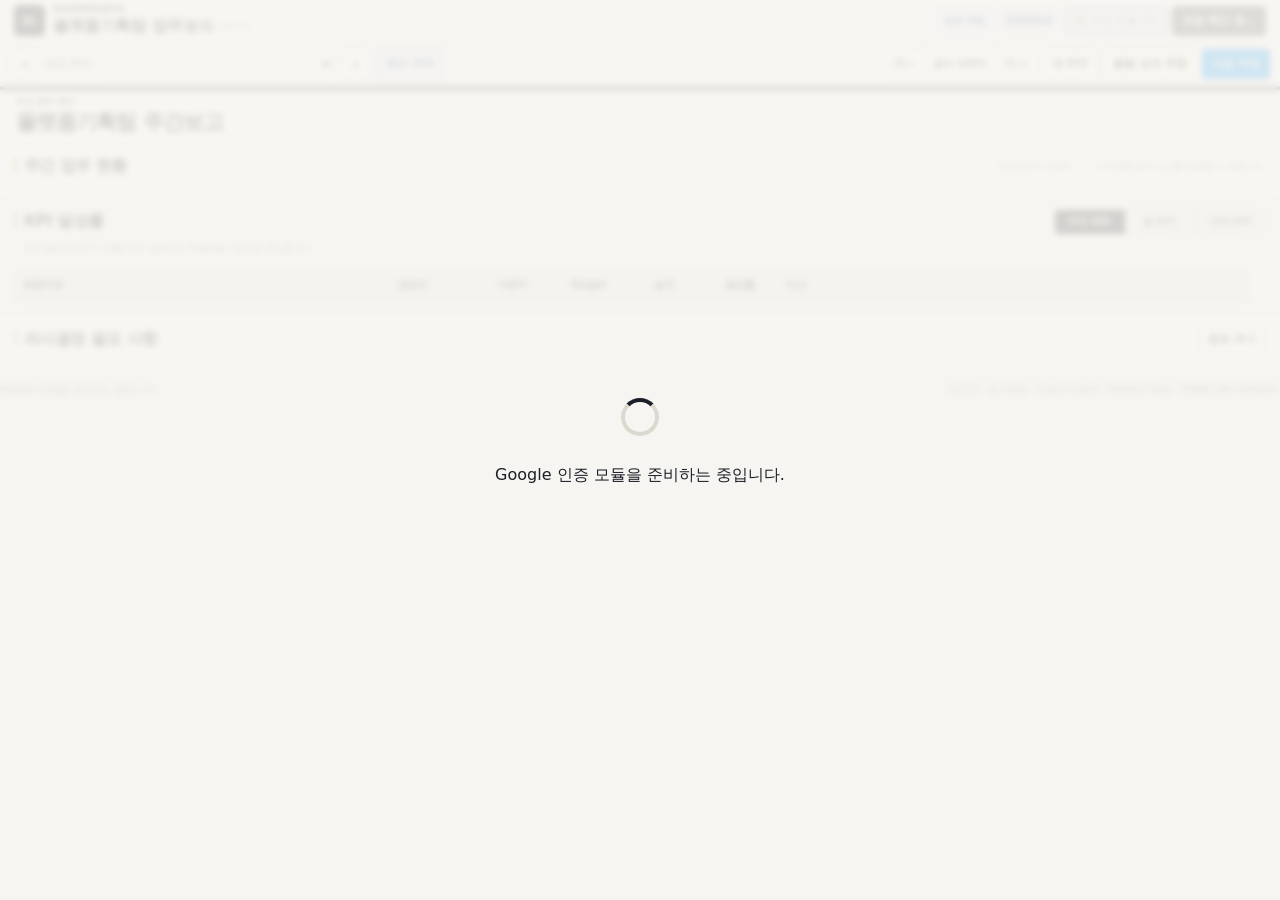
<file: index.html>
<!doctype html>
<html lang="ko">
<head>
  <meta charset="utf-8" />
  <meta name="viewport" content="width=device-width, initial-scale=1" />
  <meta name="color-scheme" content="light" />
  <title>파메어스 플랫폼기획팀 주간보고</title>
  <link rel="stylesheet" href="styles.css?v=1.5.2" />
  <script src="https://accounts.google.com/gsi/client" async defer></script>
  <script src="config.js?v=1.4.2"></script>
  <script src="seed-data.js?v=1.4.2"></script>
</head>
<body>
  <div id="app" class="app-shell">
    <header class="app-header no-print">
      <div class="brand-block">
        <span class="brand-mark">PE</span>
        <div>
          <p class="eyebrow">PHARMEARTH</p>
          <h1>플랫폼기획팀 업무보드 <small>v1.5.2</small></h1>
        </div>
      </div>
      <div class="header-actions">
        <span id="activeUsersBadge" class="status-badge collaboration-badge" title="현재 접속자">접속 0명</span>
        <span id="modeBadge" class="status-badge">확인 중</span>
        <label class="remember-login-control" title="유효기간이 남은 Google 액세스 토큰을 현재 브라우저 탭 세션에만 보관하고, 만료 시 자동 삭제합니다.">
          <input id="rememberLoginCheckbox" type="checkbox" />
          <span>세션 연결 유지</span>
        </label>
        <button id="connectButton" class="button primary" type="button">Google 연결</button>
      </div>
    </header>

    <section class="toolbar no-print" aria-label="주간보고 도구">
      <div class="toolbar-group week-navigation">
        <button id="prevWeekButton" class="icon-button" type="button" aria-label="이전 주">‹</button>
        <label class="week-select-wrap">
          <span>보고 주차</span>
          <select id="weekSelect"></select>
        </label>
        <button id="nextWeekButton" class="icon-button" type="button" aria-label="다음 주">›</button>
        <button id="reloadButton" class="button recent-week-button" type="button" title="Google Sheets 최신 데이터를 불러온 뒤 가장 최근 주차로 이동합니다.">최근 주차</button>
      </div>
      <div class="toolbar-group toolbar-actions">
        <div class="zoom-control" role="group" aria-label="글자 크기 조절">
          <button id="zoomOutButton" class="zoom-button" type="button" aria-label="글자 작게">가−</button>
          <button id="zoomResetButton" class="zoom-value" type="button" title="기본 글자 크기로 초기화"><span id="zoomValue">글자 100%</span></button>
          <button id="zoomInButton" class="zoom-button" type="button" aria-label="글자 크게">가＋</button>
        </div>
        <button id="newWeekButton" class="button" type="button">새 주차</button>
        <button id="monthlyExportButton" class="button" type="button">월별 성과 취합</button>
        <button id="saveButton" class="button success" type="button">지금 저장</button>
      </div>
    </section>

    <main id="report" class="report-paper">
      <section class="report-hero">
        <div>
          <p class="hero-label">주간 업무 정리</p>
          <h2 id="reportTitle">플랫폼기획팀 주간보고</h2>
          <p id="reportMeta" class="report-meta"></p>
        </div>
      </section>

      <section id="workSection" class="report-section work-section">
        <div class="section-heading">
          <div>
            <span class="section-kicker">업무 현황</span>
            <h3>주간 업무 현황</h3>
          </div>
          <p class="section-note no-print">프로젝트와 작업의 ⋮⋮ 아이콘을 끌어 순서를 변경할 수 있습니다.</p>
        </div>
        <div id="ownerSections" class="owner-stack"></div>
      </section>

      <section id="kpiSection" class="report-section kpi-section">
        <div class="section-heading kpi-heading">
          <div>
            <span class="section-kicker">정량지표</span>
            <h3>KPI 달성률</h3>
          </div>
          <div class="segmented-control no-print" role="tablist" aria-label="KPI 집계 범위">
            <button class="segment active" data-kpi-scope="week" type="button">주차 KPI</button>
            <button class="segment" data-kpi-scope="month" type="button">월 KPI</button>
            <button class="segment" data-kpi-scope="all" type="button">전체 KPI</button>
          </div>
        </div>
        <div class="kpi-scope-row">
          <strong id="kpiScopeLabel"></strong>
          <span>주차·월간·연간(1~12월) 모두 정량지표 Target을 기준으로 계산합니다.</span>
        </div>
        <div id="kpiSummaryCards" class="kpi-summary-cards"></div>
        <div class="kpi-table-wrap">
          <table class="data-table kpi-table">
            <thead>
              <tr>
                <th>정량지표</th>
                <th>담당자</th>
                <th>가중치</th>
                <th>Target</th>
                <th>실적</th>
                <th>달성률</th>
                <th>비고</th>
              </tr>
            </thead>
            <tbody id="kpiTableBody"></tbody>
          </table>
        </div>
      </section>

      <section class="report-section decision-section">
        <div class="section-heading">
          <div>
            <span class="section-kicker">의사결정</span>
            <h3>의사결정 필요 사항</h3>
          </div>
          <button id="addDecisionButton" class="button small no-print" type="button">항목 추가</button>
        </div>
        <div class="decision-list" id="decisionList"></div>
      </section>
    </main>

    <footer class="app-footer no-print">
      <span id="connectionStatus">준비됨</span>
      <span>v1.5.2 · 동시편집 · Input Guard · Verified Save · PAMECON Shimeji+</span>
    </footer>
  </div>

  <div id="toastContainer" class="toast-container" aria-live="polite"></div>
  <div id="loadingOverlay" class="loading-overlay hidden" aria-hidden="true">
    <div class="spinner"></div>
    <p id="loadingText">처리 중입니다.</p>
  </div>

  <dialog id="projectDialog" class="modal">
    <form id="projectForm" method="dialog">
      <div class="modal-header">
        <div><span class="section-kicker">프로젝트</span><h3>프로젝트 추가</h3></div>
        <button class="icon-close" type="button" data-close-dialog="projectDialog" aria-label="닫기">×</button>
      </div>
      <div class="form-grid">
        <label><span>담당자</span><input id="projectOwner" readonly /></label>
        <label><span>프로젝트명</span><input id="projectName" required /></label>
      </div>
      <div class="modal-actions">
        <button class="button" type="button" data-close-dialog="projectDialog">취소</button>
        <button class="button primary" type="submit">추가</button>
      </div>
    </form>
  </dialog>

  <dialog id="taskDialog" class="modal">
    <form id="taskForm" method="dialog">
      <div class="modal-header">
        <div><span class="section-kicker">작업</span><h3 id="taskDialogTitle">작업 추가</h3></div>
        <button class="icon-close" value="cancel" aria-label="닫기">×</button>
      </div>
      <input id="taskId" type="hidden" />
      <div class="form-grid">
        <label><span>담당자</span><input id="taskOwner" readonly /></label>
        <label><span>프로젝트</span><input id="taskProject" readonly /></label>
        <label><span>구분</span><select id="taskPeriod"><option>금주</option><option>차주</option></select></label>
        <label><span>완료/예정일</span><input id="taskDueDate" type="text" maxlength="14" placeholder="00/00(월)" /></label>
        <label class="span-2"><span>작업명</span><input id="taskTitle" placeholder="작업명" /></label>
        <label class="span-2"><span>상세</span><textarea id="taskDetails" rows="5"></textarea></label>
        <label><span>KPI 반영 항목</span><select id="taskKpiSelect"><option value="">반영 안 함</option></select></label>
        <label><span>KPI 실적 수량</span><input id="taskKpiQty" type="number" step="1" value="0" /></label>
      </div>
      <div class="modal-actions">
        <button class="button danger-text hidden" id="deleteTaskButton" type="button">삭제</button>
        <span class="modal-spacer"></span>
        <button class="button" type="button" data-close-dialog="taskDialog">취소</button>
        <button class="button primary" type="submit">저장</button>
      </div>
    </form>
  </dialog>

  <dialog id="decisionDialog" class="modal">
    <form id="decisionForm" method="dialog">
      <div class="modal-header">
        <div><span class="section-kicker">의사결정</span><h3>의사결정 항목</h3></div>
        <button class="icon-close" value="cancel" aria-label="닫기">×</button>
      </div>
      <input id="decisionId" type="hidden" />
      <div class="form-grid">
        <label class="span-2"><span>항목</span><input id="decisionItem" required /></label>
        <label class="span-2"><span>주요내용</span><textarea id="decisionSummary" rows="6"></textarea></label>
        <label class="span-2"><span>의사결정 사항</span><textarea id="decisionRequired" rows="4"></textarea></label>
        <label class="span-2"><span>비고</span><input id="decisionNote" /></label>
      </div>
      <div class="modal-actions">
        <button class="button danger-text hidden" id="deleteDecisionButton" type="button">삭제</button>
        <span class="modal-spacer"></span>
        <button class="button" type="button" data-close-dialog="decisionDialog">취소</button>
        <button class="button primary" type="submit">저장</button>
      </div>
    </form>
  </dialog>

  <dialog id="weekDialog" class="modal">
    <form id="weekForm">
      <div class="modal-header">
        <div><span class="section-kicker">주차</span><h3>새 주차 생성</h3></div>
        <button class="icon-close" type="button" data-close-dialog="weekDialog" aria-label="닫기">×</button>
      </div>
      <div class="form-grid">
        <label><span>시작일</span><input id="weekStartDate" required type="date" /></label>
        <label><span>종료일</span><input id="weekEndDate" required type="date" /></label>
        <label class="checkbox-label"><input id="weekCarryOver" type="checkbox" checked /><span>선택 주차의 차주 업무를 새 주차 금주 업무로 이월</span></label>
      </div>
      <div class="modal-actions">
        <button class="button" type="button" data-close-dialog="weekDialog">취소</button>
        <button class="button primary" type="submit">생성</button>
      </div>
    </form>
  </dialog>


  <dialog id="monthlyExportDialog" class="modal monthly-export-modal">
    <form id="monthlyExportForm" method="dialog">
      <div class="modal-header">
        <div><span class="section-kicker">성과 취합</span><h3>월별 성과 엑셀 출력</h3></div>
        <button class="icon-close" type="button" data-close-dialog="monthlyExportDialog" aria-label="닫기">×</button>
      </div>
      <div class="form-grid monthly-export-grid">
        <label><span>담당자</span><select id="monthlyExportOwner"></select></label>
        <label><span>연도</span><select id="monthlyExportYear"></select></label>
        <label><span>월</span><select id="monthlyExportMonth"></select></label>
        <div class="monthly-export-summary span-2">
          <strong id="monthlyExportCount">0건</strong>
          <span>주차 종료일이 선택 월에 포함되는 주차의 <b>금주 작업</b>만 취합합니다.</span>
        </div>
      </div>
      <div class="modal-actions">
        <button class="button" type="button" data-close-dialog="monthlyExportDialog">취소</button>
        <button class="button primary" type="submit">엑셀 다운로드</button>
      </div>
    </form>
  </dialog>

  <script src="https://cdn.sheetjs.com/xlsx-0.20.3/package/dist/xlsx.full.min.js"></script>
  <script src="xlsx-export.js?v=1.4.2"></script>
  <script src="app.js?v=1.5.2"></script>
</body>
</html>
</file>
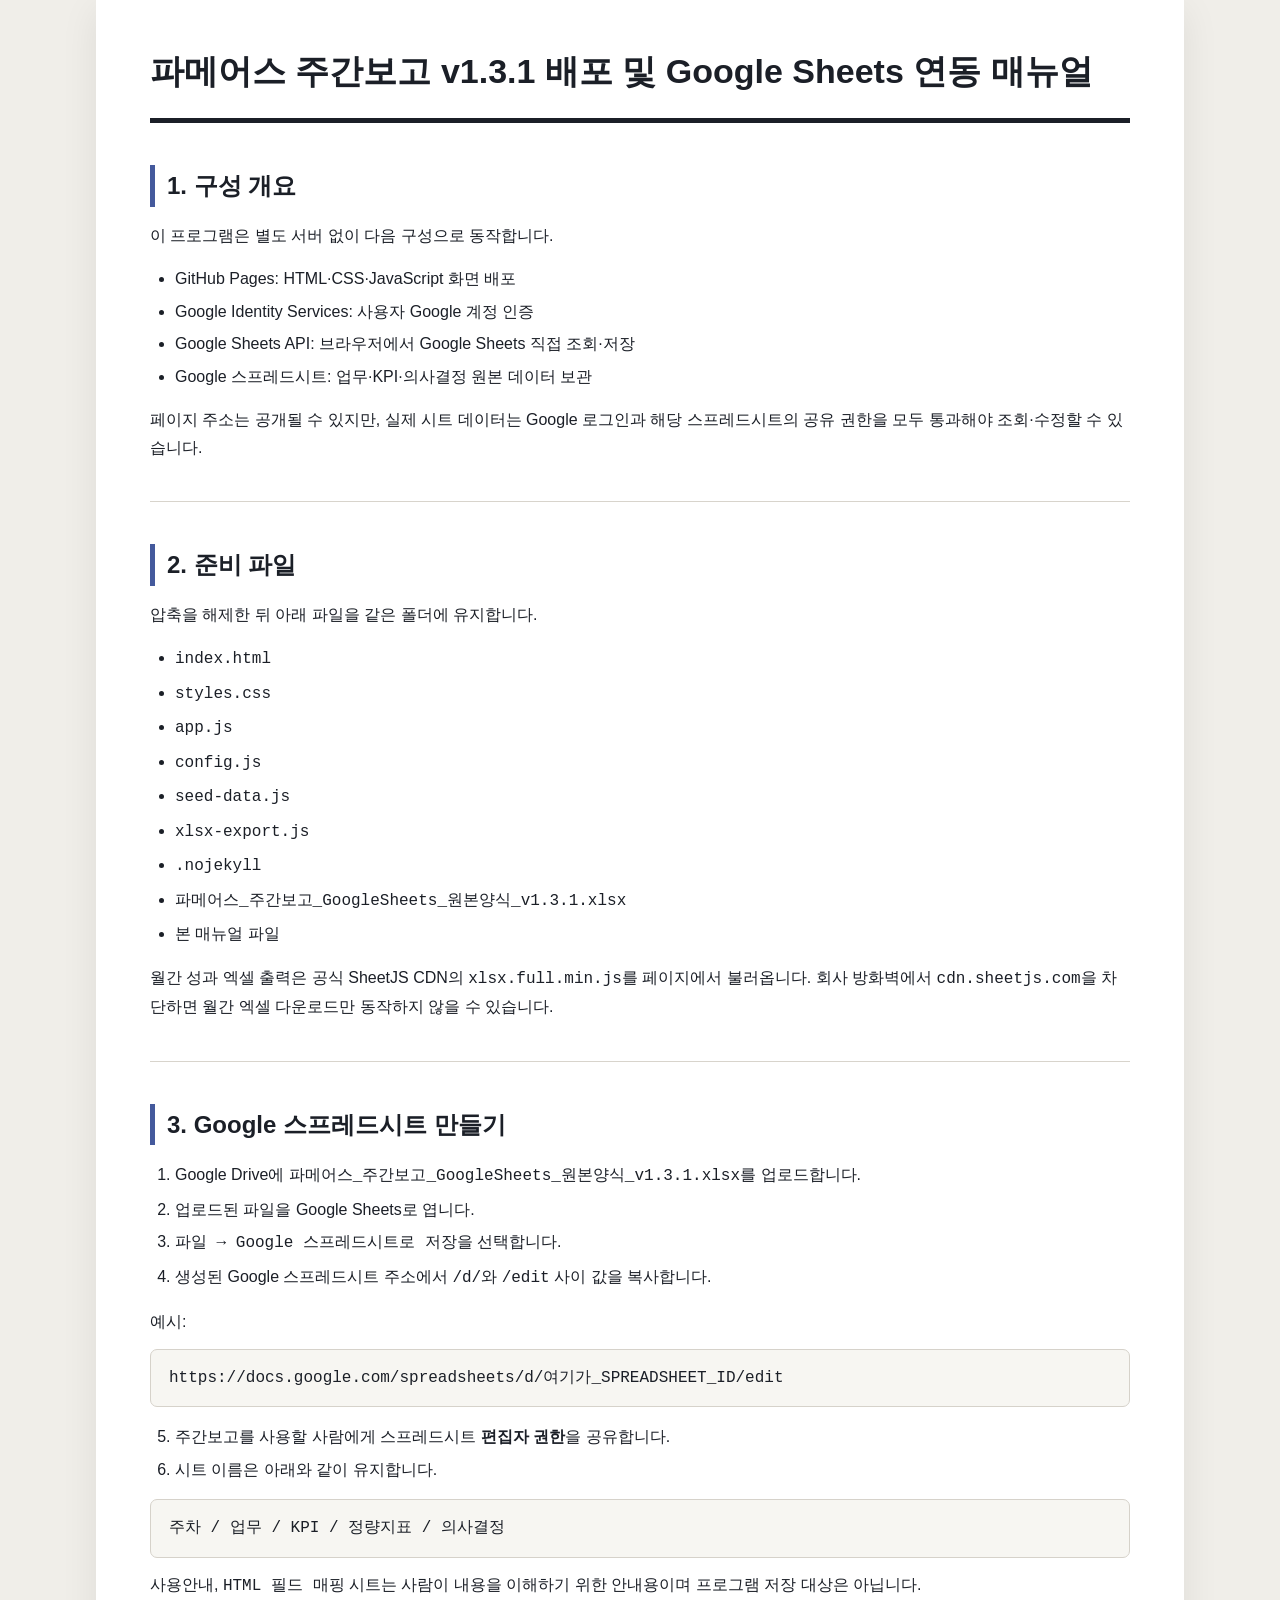
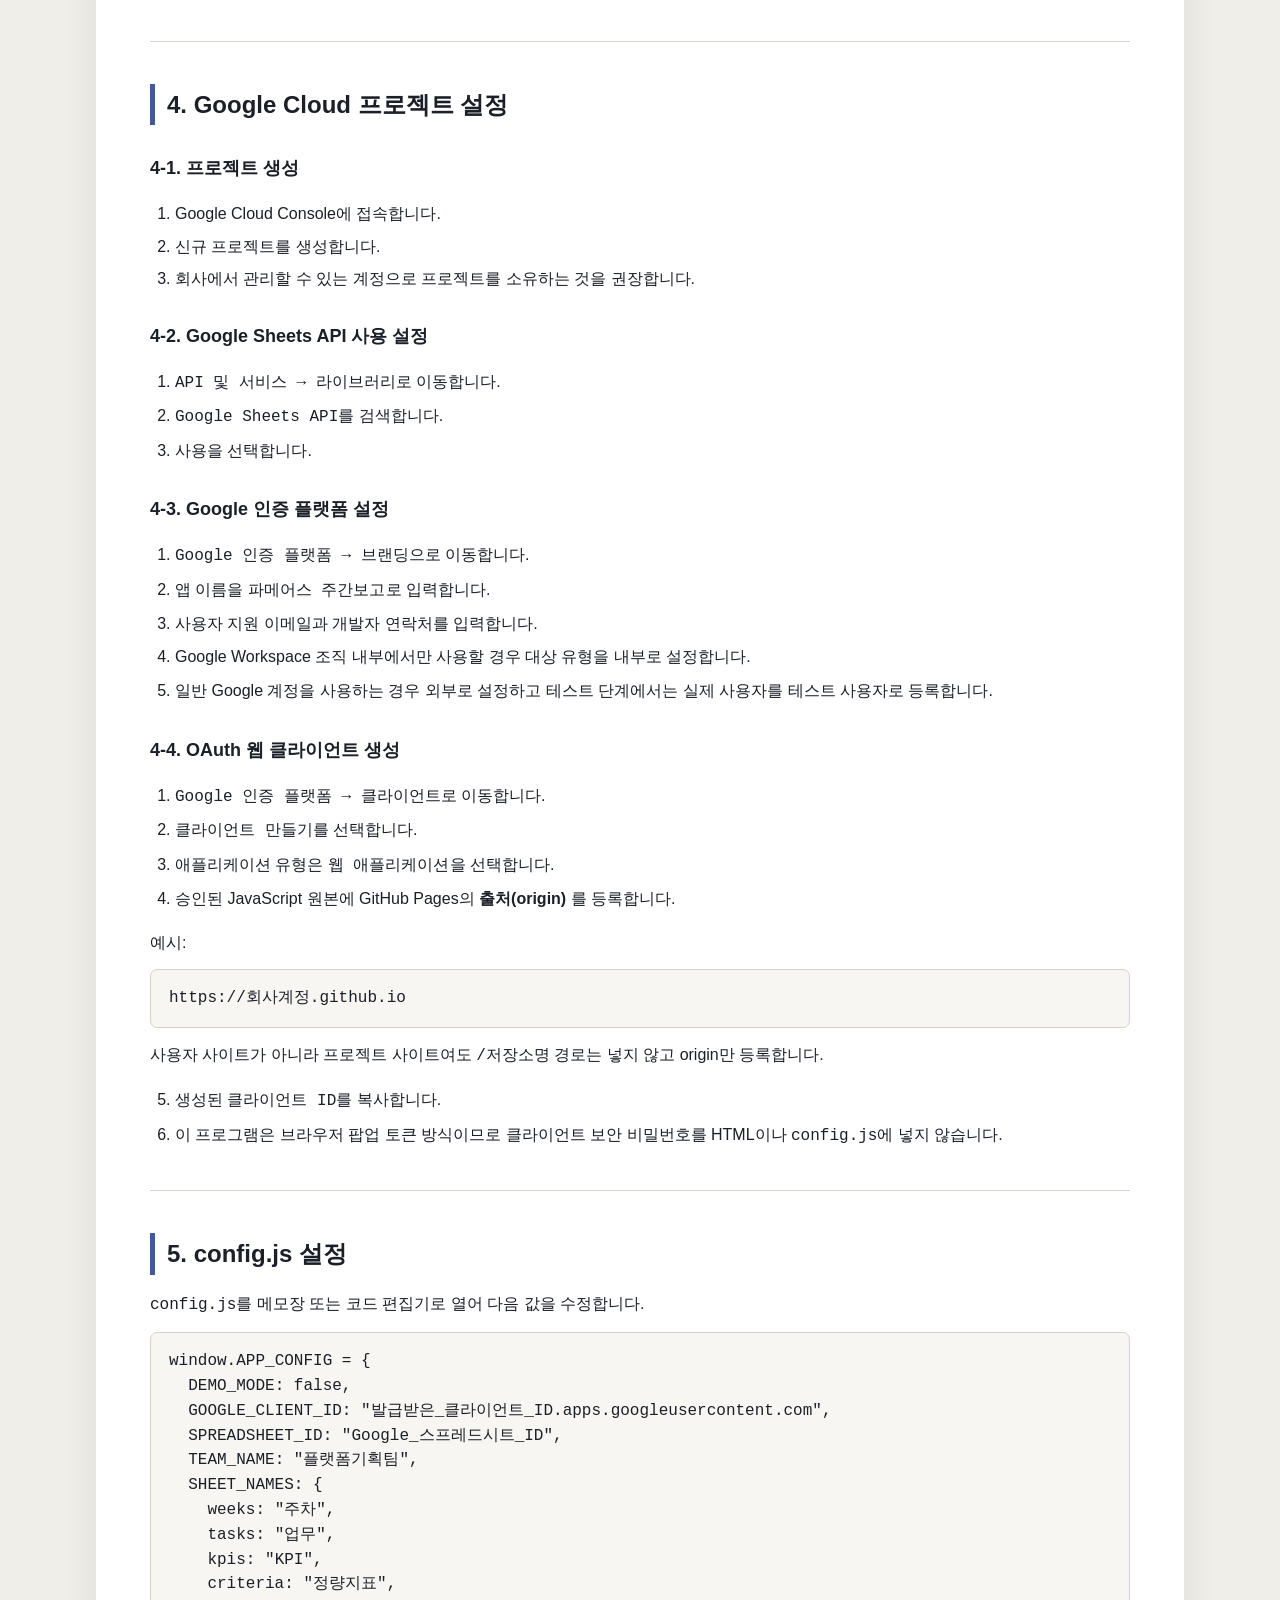
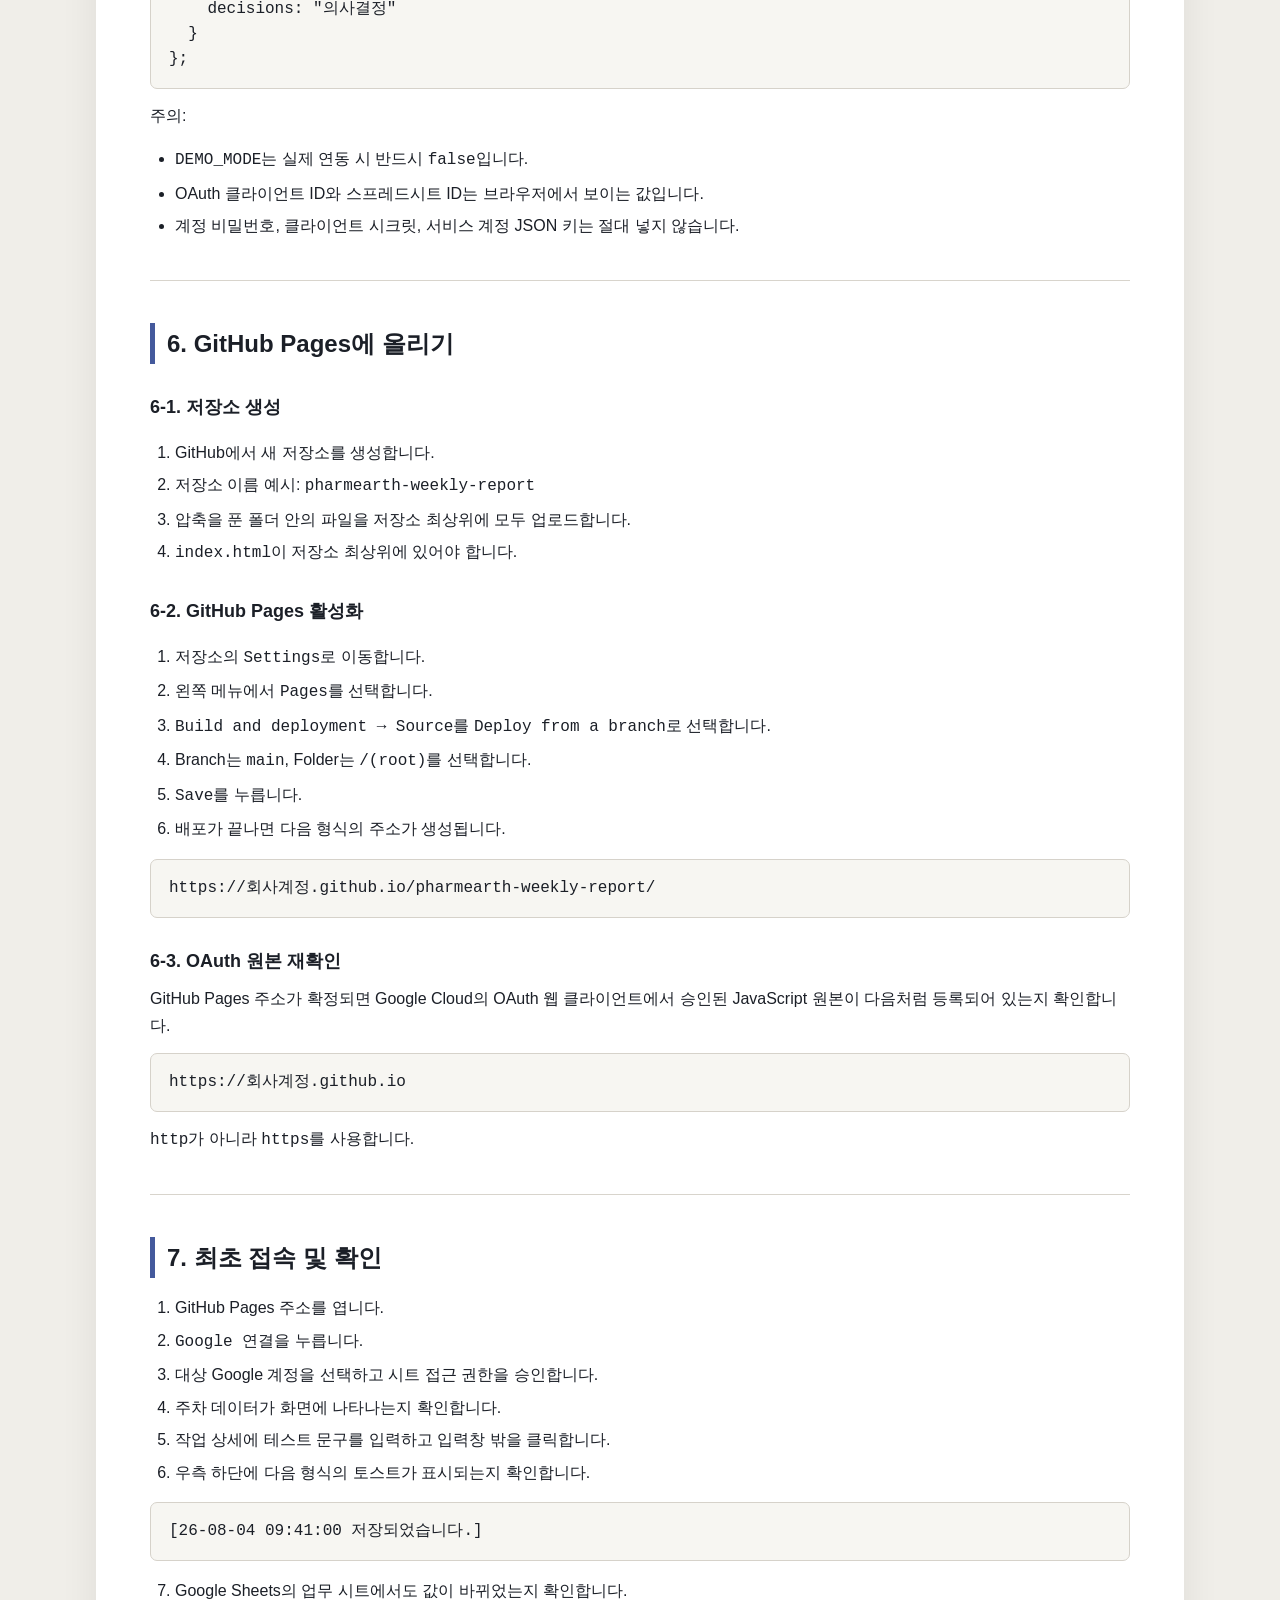
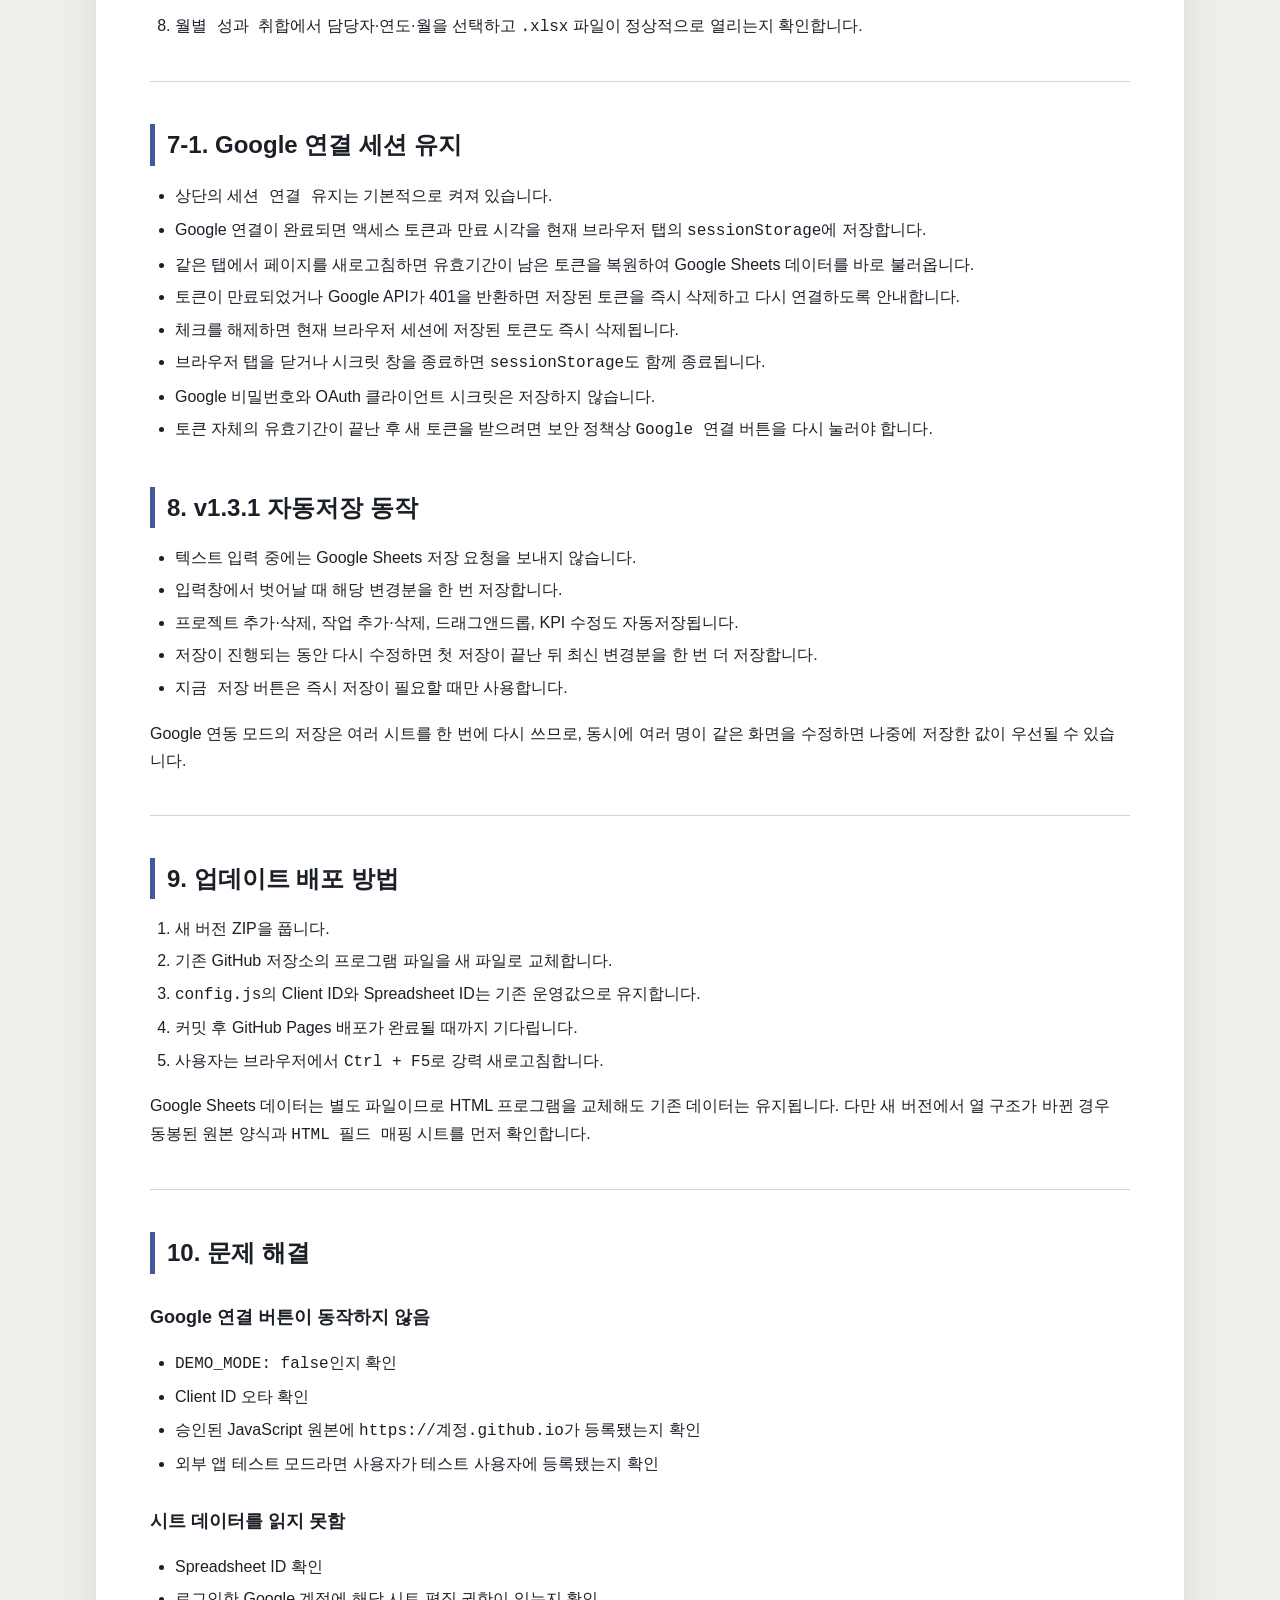
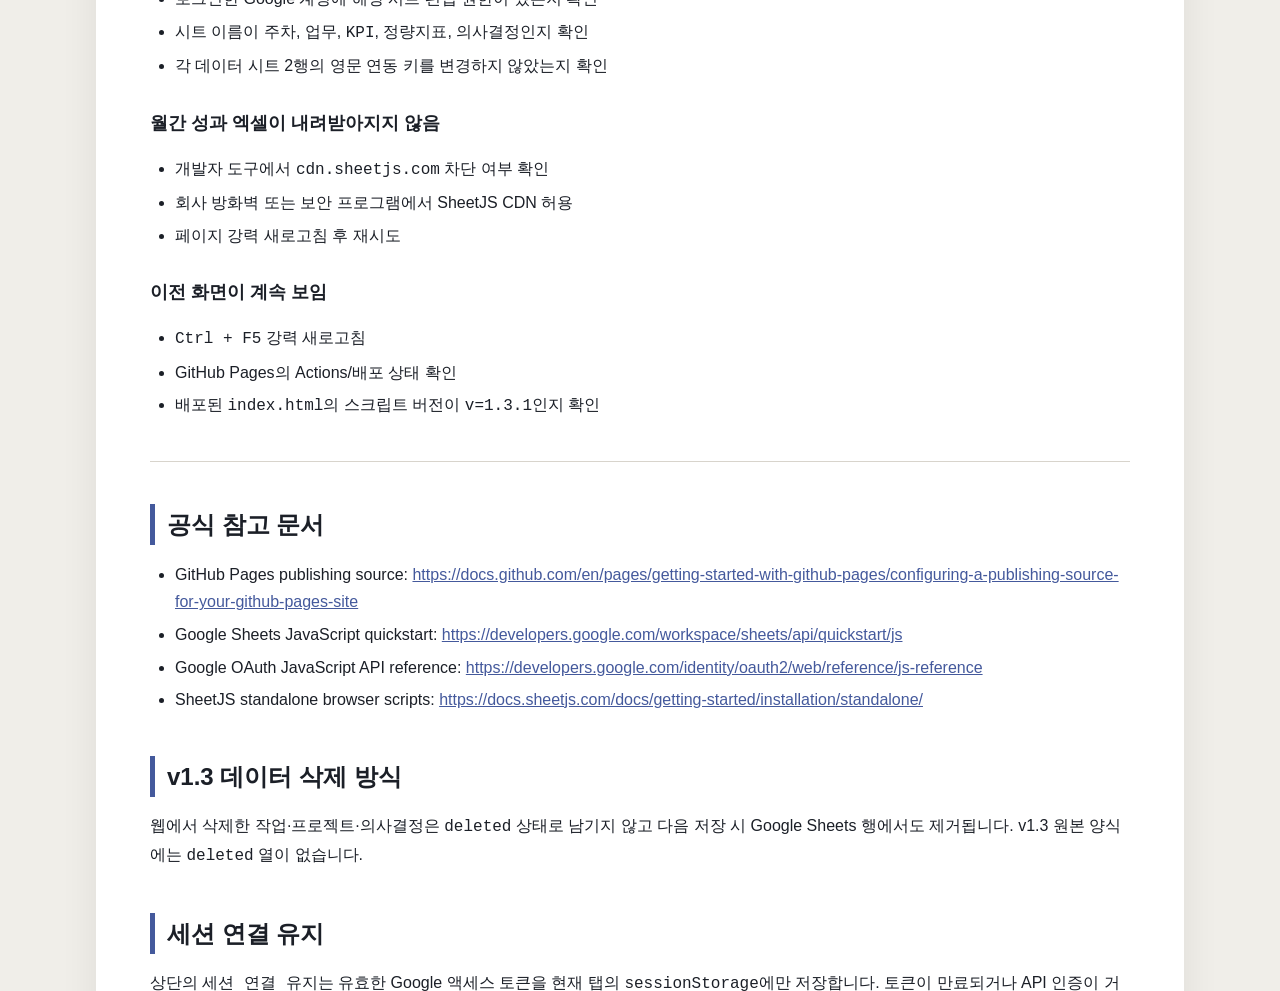
<file: 배포_및_Google연동_매뉴얼.html>
<!doctype html><html lang="ko"><head><meta charset="utf-8"><meta name="viewport" content="width=device-width,initial-scale=1"><title>파메어스 주간보고 v1.3.1 배포 매뉴얼</title><style>body{margin:0;background:#f0eee9;color:#1B1F27;font-family:Pretendard,"Noto Sans KR","Malgun Gothic",sans-serif;line-height:1.72}main{max-width:980px;margin:0 auto;padding:42px 54px 70px;background:#fff;box-shadow:0 10px 35px rgba(0,0,0,.08)}h1{margin:0 0 30px;padding-bottom:18px;border-bottom:5px solid #1B1F27;font-size:34px}h2{margin:42px 0 15px;padding-left:12px;border-left:5px solid #44599C;font-size:24px}h3{margin:28px 0 8px;font-size:18px}p{margin:7px 0}ul,ol{padding-left:25px}li{margin:5px 0}pre{overflow:auto;padding:16px 18px;border:1px solid #d6d2ca;border-radius:7px;background:#f7f6f2;line-height:1.55}code{font-family:Consolas,monospace}hr{margin:40px 0;border:0;border-top:1px solid #d8d4cc}a{color:#44599C}@media(max-width:700px){main{padding:25px 20px}h1{font-size:27px}}</style></head><body><main><h1
id="파메어스-주간보고-v131-배포-및-google-sheets-연동-매뉴얼">파메어스
주간보고 v1.3.1 배포 및 Google Sheets 연동 매뉴얼</h1>
<h2 id="1-구성-개요">1. 구성 개요</h2>
<p>이 프로그램은 별도 서버 없이 다음 구성으로 동작합니다.</p>
<ul>
<li>GitHub Pages: HTML·CSS·JavaScript 화면 배포</li>
<li>Google Identity Services: 사용자 Google 계정 인증</li>
<li>Google Sheets API: 브라우저에서 Google Sheets 직접 조회·저장</li>
<li>Google 스프레드시트: 업무·KPI·의사결정 원본 데이터 보관</li>
</ul>
<p>페이지 주소는 공개될 수 있지만, 실제 시트 데이터는 Google 로그인과
해당 스프레드시트의 공유 권한을 모두 통과해야 조회·수정할 수
있습니다.</p>
<hr />
<h2 id="2-준비-파일">2. 준비 파일</h2>
<p>압축을 해제한 뒤 아래 파일을 같은 폴더에 유지합니다.</p>
<ul>
<li><code>index.html</code></li>
<li><code>styles.css</code></li>
<li><code>app.js</code></li>
<li><code>config.js</code></li>
<li><code>seed-data.js</code></li>
<li><code>xlsx-export.js</code></li>
<li><code>.nojekyll</code></li>
<li><code>파메어스_주간보고_GoogleSheets_원본양식_v1.3.1.xlsx</code></li>
<li>본 매뉴얼 파일</li>
</ul>
<p>월간 성과 엑셀 출력은 공식 SheetJS CDN의
<code>xlsx.full.min.js</code>를 페이지에서 불러옵니다. 회사 방화벽에서
<code>cdn.sheetjs.com</code>을 차단하면 월간 엑셀 다운로드만 동작하지
않을 수 있습니다.</p>
<hr />
<h2 id="3-google-스프레드시트-만들기">3. Google 스프레드시트 만들기</h2>
<ol type="1">
<li>Google Drive에
<code>파메어스_주간보고_GoogleSheets_원본양식_v1.3.1.xlsx</code>를
업로드합니다.</li>
<li>업로드된 파일을 Google Sheets로 엽니다.</li>
<li><code>파일 → Google 스프레드시트로 저장</code>을 선택합니다.</li>
<li>생성된 Google 스프레드시트 주소에서 <code>/d/</code>와
<code>/edit</code> 사이 값을 복사합니다.</li>
</ol>
<p>예시:</p>
<pre class="text"><code>https://docs.google.com/spreadsheets/d/여기가_SPREADSHEET_ID/edit</code></pre>
<ol start="5" type="1">
<li>주간보고를 사용할 사람에게 스프레드시트 <strong>편집자
권한</strong>을 공유합니다.</li>
<li>시트 이름은 아래와 같이 유지합니다.</li>
</ol>
<pre class="text"><code>주차 / 업무 / KPI / 정량지표 / 의사결정</code></pre>
<p><code>사용안내</code>, <code>HTML 필드 매핑</code> 시트는 사람이
내용을 이해하기 위한 안내용이며 프로그램 저장 대상은 아닙니다.</p>
<hr />
<h2 id="4-google-cloud-프로젝트-설정">4. Google Cloud 프로젝트 설정</h2>
<h3 id="4-1-프로젝트-생성">4-1. 프로젝트 생성</h3>
<ol type="1">
<li>Google Cloud Console에 접속합니다.</li>
<li>신규 프로젝트를 생성합니다.</li>
<li>회사에서 관리할 수 있는 계정으로 프로젝트를 소유하는 것을
권장합니다.</li>
</ol>
<h3 id="4-2-google-sheets-api-사용-설정">4-2. Google Sheets API 사용
설정</h3>
<ol type="1">
<li><code>API 및 서비스 → 라이브러리</code>로 이동합니다.</li>
<li><code>Google Sheets API</code>를 검색합니다.</li>
<li><code>사용</code>을 선택합니다.</li>
</ol>
<h3 id="4-3-google-인증-플랫폼-설정">4-3. Google 인증 플랫폼 설정</h3>
<ol type="1">
<li><code>Google 인증 플랫폼 → 브랜딩</code>으로 이동합니다.</li>
<li>앱 이름을 <code>파메어스 주간보고</code>로 입력합니다.</li>
<li>사용자 지원 이메일과 개발자 연락처를 입력합니다.</li>
<li>Google Workspace 조직 내부에서만 사용할 경우 대상 유형을
<code>내부</code>로 설정합니다.</li>
<li>일반 Google 계정을 사용하는 경우 <code>외부</code>로 설정하고 테스트
단계에서는 실제 사용자를 테스트 사용자로 등록합니다.</li>
</ol>
<h3 id="4-4-oauth-웹-클라이언트-생성">4-4. OAuth 웹 클라이언트 생성</h3>
<ol type="1">
<li><code>Google 인증 플랫폼 → 클라이언트</code>로 이동합니다.</li>
<li><code>클라이언트 만들기</code>를 선택합니다.</li>
<li>애플리케이션 유형은 <code>웹 애플리케이션</code>을 선택합니다.</li>
<li>승인된 JavaScript 원본에 GitHub Pages의
<strong>출처(origin)</strong> 를 등록합니다.</li>
</ol>
<p>예시:</p>
<pre class="text"><code>https://회사계정.github.io</code></pre>
<p>사용자 사이트가 아니라 프로젝트 사이트여도 <code>/저장소명</code>
경로는 넣지 않고 origin만 등록합니다.</p>
<ol start="5" type="1">
<li>생성된 <code>클라이언트 ID</code>를 복사합니다.</li>
<li>이 프로그램은 브라우저 팝업 토큰 방식이므로 클라이언트 보안
비밀번호를 HTML이나 <code>config.js</code>에 넣지 않습니다.</li>
</ol>
<hr />
<h2 id="5-configjs-설정">5. config.js 설정</h2>
<p><code>config.js</code>를 메모장 또는 코드 편집기로 열어 다음 값을
수정합니다.</p>
<div class="sourceCode" id="cb4"><pre
class="sourceCode javascript"><code class="sourceCode javascript"><span id="cb4-1"><a href="#cb4-1" aria-hidden="true" tabindex="-1"></a><span class="bu">window</span><span class="op">.</span><span class="at">APP_CONFIG</span> <span class="op">=</span> {</span>
<span id="cb4-2"><a href="#cb4-2" aria-hidden="true" tabindex="-1"></a>  <span class="dt">DEMO_MODE</span><span class="op">:</span> <span class="kw">false</span><span class="op">,</span></span>
<span id="cb4-3"><a href="#cb4-3" aria-hidden="true" tabindex="-1"></a>  <span class="dt">GOOGLE_CLIENT_ID</span><span class="op">:</span> <span class="st">&quot;발급받은_클라이언트_ID.apps.googleusercontent.com&quot;</span><span class="op">,</span></span>
<span id="cb4-4"><a href="#cb4-4" aria-hidden="true" tabindex="-1"></a>  <span class="dt">SPREADSHEET_ID</span><span class="op">:</span> <span class="st">&quot;Google_스프레드시트_ID&quot;</span><span class="op">,</span></span>
<span id="cb4-5"><a href="#cb4-5" aria-hidden="true" tabindex="-1"></a>  <span class="dt">TEAM_NAME</span><span class="op">:</span> <span class="st">&quot;플랫폼기획팀&quot;</span><span class="op">,</span></span>
<span id="cb4-6"><a href="#cb4-6" aria-hidden="true" tabindex="-1"></a>  <span class="dt">SHEET_NAMES</span><span class="op">:</span> {</span>
<span id="cb4-7"><a href="#cb4-7" aria-hidden="true" tabindex="-1"></a>    <span class="dt">weeks</span><span class="op">:</span> <span class="st">&quot;주차&quot;</span><span class="op">,</span></span>
<span id="cb4-8"><a href="#cb4-8" aria-hidden="true" tabindex="-1"></a>    <span class="dt">tasks</span><span class="op">:</span> <span class="st">&quot;업무&quot;</span><span class="op">,</span></span>
<span id="cb4-9"><a href="#cb4-9" aria-hidden="true" tabindex="-1"></a>    <span class="dt">kpis</span><span class="op">:</span> <span class="st">&quot;KPI&quot;</span><span class="op">,</span></span>
<span id="cb4-10"><a href="#cb4-10" aria-hidden="true" tabindex="-1"></a>    <span class="dt">criteria</span><span class="op">:</span> <span class="st">&quot;정량지표&quot;</span><span class="op">,</span></span>
<span id="cb4-11"><a href="#cb4-11" aria-hidden="true" tabindex="-1"></a>    <span class="dt">decisions</span><span class="op">:</span> <span class="st">&quot;의사결정&quot;</span></span>
<span id="cb4-12"><a href="#cb4-12" aria-hidden="true" tabindex="-1"></a>  }</span>
<span id="cb4-13"><a href="#cb4-13" aria-hidden="true" tabindex="-1"></a>}<span class="op">;</span></span></code></pre></div>
<p>주의:</p>
<ul>
<li><code>DEMO_MODE</code>는 실제 연동 시 반드시
<code>false</code>입니다.</li>
<li>OAuth 클라이언트 ID와 스프레드시트 ID는 브라우저에서 보이는
값입니다.</li>
<li>계정 비밀번호, 클라이언트 시크릿, 서비스 계정 JSON 키는 절대 넣지
않습니다.</li>
</ul>
<hr />
<h2 id="6-github-pages에-올리기">6. GitHub Pages에 올리기</h2>
<h3 id="6-1-저장소-생성">6-1. 저장소 생성</h3>
<ol type="1">
<li>GitHub에서 새 저장소를 생성합니다.</li>
<li>저장소 이름 예시: <code>pharmearth-weekly-report</code></li>
<li>압축을 푼 폴더 안의 파일을 저장소 최상위에 모두 업로드합니다.</li>
<li><code>index.html</code>이 저장소 최상위에 있어야 합니다.</li>
</ol>
<h3 id="6-2-github-pages-활성화">6-2. GitHub Pages 활성화</h3>
<ol type="1">
<li>저장소의 <code>Settings</code>로 이동합니다.</li>
<li>왼쪽 메뉴에서 <code>Pages</code>를 선택합니다.</li>
<li><code>Build and deployment → Source</code>를
<code>Deploy from a branch</code>로 선택합니다.</li>
<li>Branch는 <code>main</code>, Folder는 <code>/(root)</code>를
선택합니다.</li>
<li><code>Save</code>를 누릅니다.</li>
<li>배포가 끝나면 다음 형식의 주소가 생성됩니다.</li>
</ol>
<pre class="text"><code>https://회사계정.github.io/pharmearth-weekly-report/</code></pre>
<h3 id="6-3-oauth-원본-재확인">6-3. OAuth 원본 재확인</h3>
<p>GitHub Pages 주소가 확정되면 Google Cloud의 OAuth 웹 클라이언트에서
승인된 JavaScript 원본이 다음처럼 등록되어 있는지 확인합니다.</p>
<pre class="text"><code>https://회사계정.github.io</code></pre>
<p><code>http</code>가 아니라 <code>https</code>를 사용합니다.</p>
<hr />
<h2 id="7-최초-접속-및-확인">7. 최초 접속 및 확인</h2>
<ol type="1">
<li>GitHub Pages 주소를 엽니다.</li>
<li><code>Google 연결</code>을 누릅니다.</li>
<li>대상 Google 계정을 선택하고 시트 접근 권한을 승인합니다.</li>
<li>주차 데이터가 화면에 나타나는지 확인합니다.</li>
<li>작업 상세에 테스트 문구를 입력하고 입력창 밖을 클릭합니다.</li>
<li>우측 하단에 다음 형식의 토스트가 표시되는지 확인합니다.</li>
</ol>
<pre class="text"><code>[26-08-04 09:41:00 저장되었습니다.]</code></pre>
<ol start="7" type="1">
<li>Google Sheets의 <code>업무</code> 시트에서도 값이 바뀌었는지
확인합니다.</li>
<li><code>월별 성과 취합</code>에서 담당자·연도·월을 선택하고
<code>.xlsx</code> 파일이 정상적으로 열리는지 확인합니다.</li>
</ol>
<hr />
<h2 id="7-1-google-연결-세션-유지">7-1. Google 연결 세션 유지</h2>
<ul>
<li>상단의 <code>세션 연결 유지</code>는 기본적으로 켜져 있습니다.</li>
<li>Google 연결이 완료되면 액세스 토큰과 만료 시각을 현재 브라우저 탭의
<code>sessionStorage</code>에 저장합니다.</li>
<li>같은 탭에서 페이지를 새로고침하면 유효기간이 남은 토큰을 복원하여
Google Sheets 데이터를 바로 불러옵니다.</li>
<li>토큰이 만료되었거나 Google API가 401을 반환하면 저장된 토큰을 즉시
삭제하고 다시 연결하도록 안내합니다.</li>
<li>체크를 해제하면 현재 브라우저 세션에 저장된 토큰도 즉시
삭제됩니다.</li>
<li>브라우저 탭을 닫거나 시크릿 창을 종료하면
<code>sessionStorage</code>도 함께 종료됩니다.</li>
<li>Google 비밀번호와 OAuth 클라이언트 시크릿은 저장하지 않습니다.</li>
<li>토큰 자체의 유효기간이 끝난 후 새 토큰을 받으려면 보안 정책상
<code>Google 연결</code> 버튼을 다시 눌러야 합니다.</li>
</ul>
<h2 id="8-v131-자동저장-동작">8. v1.3.1 자동저장 동작</h2>
<ul>
<li>텍스트 입력 중에는 Google Sheets 저장 요청을 보내지 않습니다.</li>
<li>입력창에서 벗어날 때 해당 변경분을 한 번 저장합니다.</li>
<li>프로젝트 추가·삭제, 작업 추가·삭제, 드래그앤드롭, KPI 수정도
자동저장됩니다.</li>
<li>저장이 진행되는 동안 다시 수정하면 첫 저장이 끝난 뒤 최신 변경분을
한 번 더 저장합니다.</li>
<li><code>지금 저장</code> 버튼은 즉시 저장이 필요할 때만
사용합니다.</li>
</ul>
<p>Google 연동 모드의 저장은 여러 시트를 한 번에 다시 쓰므로, 동시에
여러 명이 같은 화면을 수정하면 나중에 저장한 값이 우선될 수
있습니다.</p>
<hr />
<h2 id="9-업데이트-배포-방법">9. 업데이트 배포 방법</h2>
<ol type="1">
<li>새 버전 ZIP을 풉니다.</li>
<li>기존 GitHub 저장소의 프로그램 파일을 새 파일로 교체합니다.</li>
<li><code>config.js</code>의 Client ID와 Spreadsheet ID는 기존
운영값으로 유지합니다.</li>
<li>커밋 후 GitHub Pages 배포가 완료될 때까지 기다립니다.</li>
<li>사용자는 브라우저에서 <code>Ctrl + F5</code>로 강력
새로고침합니다.</li>
</ol>
<p>Google Sheets 데이터는 별도 파일이므로 HTML 프로그램을 교체해도 기존
데이터는 유지됩니다. 다만 새 버전에서 열 구조가 바뀐 경우 동봉된 원본
양식과 <code>HTML 필드 매핑</code> 시트를 먼저 확인합니다.</p>
<hr />
<h2 id="10-문제-해결">10. 문제 해결</h2>
<h3 id="google-연결-버튼이-동작하지-않음">Google 연결 버튼이 동작하지
않음</h3>
<ul>
<li><code>DEMO_MODE: false</code>인지 확인</li>
<li>Client ID 오타 확인</li>
<li>승인된 JavaScript 원본에 <code>https://계정.github.io</code>가
등록됐는지 확인</li>
<li>외부 앱 테스트 모드라면 사용자가 테스트 사용자에 등록됐는지
확인</li>
</ul>
<h3 id="시트-데이터를-읽지-못함">시트 데이터를 읽지 못함</h3>
<ul>
<li>Spreadsheet ID 확인</li>
<li>로그인한 Google 계정에 해당 시트 편집 권한이 있는지 확인</li>
<li>시트 이름이 <code>주차</code>, <code>업무</code>, <code>KPI</code>,
<code>정량지표</code>, <code>의사결정</code>인지 확인</li>
<li>각 데이터 시트 2행의 영문 연동 키를 변경하지 않았는지 확인</li>
</ul>
<h3 id="월간-성과-엑셀이-내려받아지지-않음">월간 성과 엑셀이
내려받아지지 않음</h3>
<ul>
<li>개발자 도구에서 <code>cdn.sheetjs.com</code> 차단 여부 확인</li>
<li>회사 방화벽 또는 보안 프로그램에서 SheetJS CDN 허용</li>
<li>페이지 강력 새로고침 후 재시도</li>
</ul>
<h3 id="이전-화면이-계속-보임">이전 화면이 계속 보임</h3>
<ul>
<li><code>Ctrl + F5</code> 강력 새로고침</li>
<li>GitHub Pages의 Actions/배포 상태 확인</li>
<li>배포된 <code>index.html</code>의 스크립트 버전이
<code>v=1.3.1</code>인지 확인</li>
</ul>
<hr />
<h2 id="공식-참고-문서">공식 참고 문서</h2>
<ul>
<li>GitHub Pages publishing source: <a
href="https://docs.github.com/en/pages/getting-started-with-github-pages/configuring-a-publishing-source-for-your-github-pages-site">https://docs.github.com/en/pages/getting-started-with-github-pages/configuring-a-publishing-source-for-your-github-pages-site</a></li>
<li>Google Sheets JavaScript quickstart: <a
href="https://developers.google.com/workspace/sheets/api/quickstart/js">https://developers.google.com/workspace/sheets/api/quickstart/js</a></li>
<li>Google OAuth JavaScript API reference: <a
href="https://developers.google.com/identity/oauth2/web/reference/js-reference">https://developers.google.com/identity/oauth2/web/reference/js-reference</a></li>
<li>SheetJS standalone browser scripts: <a
href="https://docs.sheetjs.com/docs/getting-started/installation/standalone/">https://docs.sheetjs.com/docs/getting-started/installation/standalone/</a></li>
</ul>
<h2 id="v13-데이터-삭제-방식">v1.3 데이터 삭제 방식</h2>
<p>웹에서 삭제한 작업·프로젝트·의사결정은 <code>deleted</code> 상태로
남기지 않고 다음 저장 시 Google Sheets 행에서도 제거됩니다. v1.3 원본
양식에는 <code>deleted</code> 열이 없습니다.</p>
<h2 id="세션-연결-유지">세션 연결 유지</h2>
<p>상단의 <code>세션 연결 유지</code>는 유효한 Google 액세스 토큰을 현재
탭의 <code>sessionStorage</code>에만 저장합니다. 토큰이 만료되거나 API
인증이 거절되면 즉시 삭제됩니다. 비밀번호와 클라이언트 시크릿은 저장하지
않습니다.</p>
</main></body></html>
</file>
<file: styles.css>
:root {
  --ink: #262a27;
  --ink-soft: #454b47;
  --muted: #777d78;
  --paper: #fffefa;
  --canvas: #f0eee9;
  --line: #d8d4cc;
  --line-strong: #9f9a91;
  --brand: #315f50;
  --brand-deep: #23463b;
  --brand-soft: #e9f0ec;
  --current: #2f6655;
  --current-soft: #f4f8f5;
  --next: #536d82;
  --next-soft: #f5f7f9;
  --danger: #a63b32;
  --warm: #a46846;
  --shadow: 0 12px 34px rgba(48, 45, 39, .08);
  --radius: 8px;
}

* { box-sizing: border-box; }
html { width: 100%; min-width: 320px; overflow-x: hidden; background: var(--canvas); }
body {
  width: 100%;
  margin: 0;
  min-width: 320px;
  overflow-x: hidden;
  color: var(--ink);
  background: var(--canvas);
  font-family: Pretendard, "Noto Sans KR", "Apple SD Gothic Neo", system-ui, -apple-system, BlinkMacSystemFont, "Segoe UI", sans-serif;
  line-height: 1.55;
}
button, input, select, textarea { font: inherit; }
button { cursor: pointer; }
input, select, textarea {
  color: var(--ink);
  border: 1px solid #cfcac1;
  border-radius: 5px;
  background: #fff;
  padding: 9px 10px;
  outline: none;
}
input:focus, select:focus, textarea:focus {
  border-color: var(--brand);
  box-shadow: 0 0 0 2px rgba(49, 95, 80, .12);
}
textarea { scrollbar-width: none; }
textarea::-webkit-scrollbar { display: none; }
.hidden { display: none !important; }

.app-shell { width: 100vw; max-width: none; margin: 0; padding: 18px 0 28px; }
.app-header, .toolbar { display: flex; align-items: center; justify-content: space-between; gap: 18px; }
.app-header { padding: 0 0 13px; }
.brand-block { display: flex; align-items: center; gap: 12px; }
.brand-mark {
  display: grid;
  place-items: center;
  width: 42px;
  height: 42px;
  border: 1px solid var(--brand-deep);
  border-radius: 4px;
  color: var(--brand-deep);
  background: #f8f6f1;
  font-family: Georgia, "Times New Roman", serif;
  font-size: 18px;
  font-weight: 700;
  letter-spacing: -.04em;
}
.eyebrow { margin: 0; color: var(--brand); font-size: 10px; font-weight: 750; letter-spacing: .12em; }
.app-header h1 { margin: 2px 0 0; font-size: 21px; font-weight: 750; letter-spacing: -.035em; }
.header-actions, .toolbar-group { display: flex; align-items: center; gap: 7px; }
.status-badge {
  display: inline-flex;
  align-items: center;
  min-height: 30px;
  padding: 5px 9px;
  border: 1px solid #d3cec5;
  border-radius: 4px;
  color: #4b504c;
  background: #faf9f5;
  font-size: 11px;
  font-weight: 750;
}
.status-badge.warning { color: #805711; border-color: #dcc792; background: #fff7df; }
.button, .icon-button {
  border: 1px solid #c9c4bb;
  background: #fffefa;
  color: #383d39;
  font-weight: 750;
  box-shadow: none;
}
.button { padding: 8px 12px; border-radius: 5px; font-size: 12px; }
.button:hover, .icon-button:hover { border-color: #98938b; background: #f6f4ef; }
.button.primary { color: #fff; border-color: var(--brand-deep); background: var(--brand-deep); }
.button.success { color: #fff; border-color: var(--brand); background: var(--brand); }
.button.small { padding: 6px 9px; border-radius: 4px; font-size: 11px; }
.button.danger-text, .danger-text { color: var(--danger); }
.icon-button { width: 35px; height: 35px; border-radius: 5px; font-size: 21px; line-height: 1; }

.toolbar {
  margin: 0 0 12px;
  padding: 9px 14px;
  border-top: 1px solid #d5d0c8;
  border-bottom: 1px solid #d5d0c8;
  border-left: 0;
  border-right: 0;
  border-radius: 0;
  background: #faf9f6;
  box-shadow: 0 3px 12px rgba(48,45,39,.035);
}
.zoom-control {
  display: inline-flex;
  align-items: center;
  height: 35px;
  border: 1px solid #cbc6bd;
  border-radius: 5px;
  background: #fffefa;
  overflow: hidden;
}
.zoom-button, .zoom-value {
  height: 33px;
  border: 0;
  border-radius: 0;
  background: transparent;
  color: #414743;
  font-weight: 800;
}
.zoom-button { width: 38px; font-size: 13px; }
.zoom-value { min-width: 76px; padding: 0 10px; border-left: 1px solid #ded9d1; border-right: 1px solid #ded9d1; font-size: 11px; }
.zoom-button:hover, .zoom-value:hover { color: var(--brand-deep); background: #f0eee8; }
.zoom-button:disabled { opacity: .35; cursor: default; background: transparent; }
.week-select-wrap { display: flex; align-items: center; gap: 8px; color: var(--muted); font-size: 11px; font-weight: 750; }
.week-select-wrap select { min-width: 280px; padding-top: 7px; padding-bottom: 7px; }

.report-paper {
  --text-scale: 1;
  overflow: hidden;
  border-top: 1px solid #cec9c0;
  border-bottom: 1px solid #cec9c0;
  border-left: 0;
  border-right: 0;
  border-radius: 0;
  background: var(--paper);
  box-shadow: var(--shadow);
}
.report-hero {
  display: flex;
  align-items: center;
  justify-content: space-between;
  gap: 24px;
  padding: 27px 32px 24px;
  border-top: 5px solid var(--brand-deep);
  border-bottom: 1px solid #d7d2ca;
  color: var(--ink);
  background: #fbfaf6;
}
.hero-label { margin: 0; color: var(--brand); font-size: calc(10px * var(--text-scale)); font-weight: 800; letter-spacing: .1em; }
.report-hero h2 { margin: 5px 0 3px; font-size: calc(29px * var(--text-scale)); font-weight: 760; letter-spacing: -.045em; }
.report-meta { margin: 0; color: var(--muted); font-size: calc(12px * var(--text-scale)); }
.report-status {
  min-width: 76px;
  padding: 7px 11px;
  border: 1px solid #bcb7ae;
  border-radius: 4px;
  color: var(--brand-deep);
  background: #fff;
  text-align: center;
  font-size: calc(12px * var(--text-scale));
  font-weight: 800;
}
.report-section { padding: 27px 30px 31px; border-top: 1px solid #e0dcd4; }
.section-heading { display: flex; align-items: flex-end; justify-content: space-between; gap: 16px; margin-bottom: 15px; }
.section-kicker { display: none; }
.section-heading h3 { margin: 0; font-size: calc(20px * var(--text-scale)); font-weight: 760; letter-spacing: -.035em; }
.section-heading h3::before { content: ""; display: inline-block; width: 4px; height: .9em; margin-right: 9px; background: var(--brand); vertical-align: -.04em; }
.section-note { margin: 0; color: var(--muted); font-size: calc(11px * var(--text-scale)); }

.owner-stack { display: grid; gap: 24px; }
.owner-section {
  --owner-accent: #315f50;
  border: 2px solid color-mix(in srgb, var(--owner-accent) 64%, #7d786f);
  border-radius: 6px;
  overflow: hidden;
  background: #fffefa;
  box-shadow: 0 5px 14px rgba(48,45,39,.045);
}
.owner-section:nth-child(2) { --owner-accent: #4e6678; }
.owner-section:nth-child(3) { --owner-accent: #8a6249; }
.owner-section:nth-child(4) { --owner-accent: #675a75; }
.owner-header {
  display: flex;
  align-items: center;
  justify-content: space-between;
  min-height: 54px;
  padding: 10px 13px 10px 11px;
  border-bottom: 1px solid color-mix(in srgb, var(--owner-accent) 52%, #d1ccc4);
  color: var(--ink);
  background: color-mix(in srgb, var(--owner-accent) 8%, #fbfaf6);
}
.owner-title { display: flex; align-items: center; gap: 10px; }
.owner-index {
  display: grid;
  place-items: center;
  width: 31px;
  height: 31px;
  border: 1px solid color-mix(in srgb, var(--owner-accent) 58%, #bfbab1);
  border-radius: 3px;
  color: var(--owner-accent);
  background: #fff;
  font-size: calc(10px * var(--text-scale));
  font-weight: 850;
}
.owner-name { color: color-mix(in srgb, var(--owner-accent) 82%, #222); font-size: calc(18px * var(--text-scale)); font-weight: 800; letter-spacing: -.03em; }
.owner-project-count { padding-left: 10px; border-left: 1px solid #cbc6bd; color: var(--muted); font-size: calc(10px * var(--text-scale)); font-weight: 700; }
.owner-header .add-project-button { color: var(--owner-accent); border-color: color-mix(in srgb, var(--owner-accent) 45%, #cbc6bd); background: #fff; }
.owner-header .add-project-button:hover { background: color-mix(in srgb, var(--owner-accent) 7%, #fff); }
.project-list { display: grid; gap: 12px; padding: 13px; background: #f8f7f3; }
.empty-owner { padding: 24px; border: 1px dashed #c7c2b9; border-radius: 4px; color: var(--muted); text-align: center; font-size: calc(12px * var(--text-scale)); }

.project-block {
  overflow: hidden;
  border: 1px solid #cfcac1;
  border-radius: 5px;
  background: #fff;
  box-shadow: 0 2px 5px rgba(48,45,39,.025);
  transition: transform .15s ease, box-shadow .15s ease;
}
.project-block.dragging, .task-card.dragging { opacity: .34; transform: scale(.997); }
.drag-preview {
  position: fixed !important;
  top: -10000px !important;
  left: -10000px !important;
  z-index: 99999;
  overflow: hidden;
  pointer-events: none !important;
  opacity: .97;
  border: 2px solid var(--brand) !important;
  border-radius: 5px !important;
  box-shadow: 0 16px 38px rgba(35,31,26,.25) !important;
  background: #fff !important;
}
.drag-preview * { pointer-events: none !important; }
.task-drag-preview { min-height: 46px !important; }
.project-block.drag-over { box-shadow: 0 -4px 0 var(--owner-accent), 0 5px 12px rgba(48,45,39,.07); }
.project-header {
  display: grid;
  grid-template-columns: 34px minmax(180px,1fr) auto;
  align-items: center;
  min-height: 46px;
  border-bottom: 1px solid #d8d3ca;
  background: #f6f4ef;
}
.drag-handle {
  width: 34px;
  height: 100%;
  min-height: 38px;
  padding: 0;
  border: 0;
  border-right: 1px solid #d8d3ca;
  background: transparent;
  color: #8b8f8b;
  font-weight: 800;
  cursor: grab;
}
.drag-handle:active { cursor: grabbing; }
.project-name-input {
  width: 100%;
  border: 0;
  border-radius: 0;
  background: transparent;
  padding: 10px 12px;
  font-size: calc(14px * var(--text-scale));
  font-weight: 800;
  box-shadow: none !important;
}
.project-actions { display: flex; align-items: center; gap: 6px; padding-right: 8px; }

.period-grid { display: grid; grid-template-columns: minmax(0,1fr) 4px minmax(0,1fr); align-items: stretch; }
.period-divider { background: #464b47; box-shadow: none; }
.period-pane { min-width: 0; }
.period-pane.current { background: var(--current-soft); }
.period-pane.next { background: var(--next-soft); }
.period-title {
  display: flex;
  align-items: center;
  justify-content: space-between;
  min-height: 39px;
  padding: 8px 11px;
  border-bottom: 1px solid #d8d3ca;
  font-size: calc(10px * var(--text-scale));
}
.period-title span:first-child { font-size: calc(13px * var(--text-scale)); font-weight: 850; }
.period-title span:last-child { color: var(--muted); font-weight: 700; }
.period-pane.current .period-title { color: var(--current); background: #edf4f0; }
.period-pane.next .period-title { color: var(--next); background: #edf1f4; }
.period-columns {
  display: grid;
  grid-template-columns: minmax(110px,.62fr) minmax(300px,2.15fr) 68px;
  padding: 6px 36px 6px 33px;
  color: #686d69;
  border-bottom: 1px solid #dfdbd3;
  background: rgba(255,255,255,.58);
  font-size: calc(9px * var(--text-scale));
  font-weight: 800;
  letter-spacing: .015em;
}
.period-columns span:last-child { text-align: center; }
.task-list { display: grid; gap: 6px; min-height: 50px; padding: 8px; }
.task-list.drag-over { outline: 2px dashed var(--brand); outline-offset: -4px; background: rgba(49,95,80,.05); }
.empty-task-list { padding: 13px 10px; color: #858a86; text-align: center; font-size: calc(11px * var(--text-scale)); border: 1px dashed #cbc6bd; border-radius: 4px; background: rgba(255,255,255,.7); }
.task-card {
  display: grid;
  grid-template-columns: 25px minmax(105px,.58fr) minmax(300px,2.2fr) 68px 25px;
  align-items: stretch;
  min-width: 0;
  border: 1px solid #cbc6bd;
  border-radius: 4px;
  background: rgba(255,255,255,.96);
  box-shadow: none;
  transition: border-color .15s ease, box-shadow .15s ease;
}
.task-card:hover { border-color: #969188; box-shadow: 0 3px 9px rgba(48,45,39,.055); }
.task-card.drag-over { box-shadow: 0 -3px 0 var(--brand); }
.task-drag { width: 25px; border-radius: 3px 0 0 3px; }
.task-field {
  min-width: 0;
  height: auto;
  min-height: calc(38px * var(--text-scale));
  border: 0;
  border-right: 1px solid #e0dcd4;
  border-radius: 0;
  background: transparent;
  padding: calc(8px * var(--text-scale)) 8px;
  resize: none;
  overflow: hidden !important;
  line-height: 1.5;
  box-shadow: none !important;
}
.task-title-field { font-size: calc(12px * var(--text-scale)); font-weight: 800; }
.task-details-field { color: var(--ink-soft); font-size: calc(12px * var(--text-scale)); }
.task-date-field { width: 68px; min-width: 68px; padding-left: 2px; padding-right: 2px; text-align: center; font-size: calc(10px * var(--text-scale)); white-space: nowrap; }
.task-field:hover, .task-field:focus { background: #fff; box-shadow: inset 0 0 0 1px rgba(49,95,80,.19) !important; }
.task-menu-button { width: 25px; border: 0; background: transparent; color: #737873; font-size: calc(16px * var(--text-scale)); }
.task-menu-button:hover { color: var(--brand); background: #f0eee8; }

.kpi-section { background: #faf9f5; }
.kpi-heading { align-items: center; margin-bottom: 12px; }
.segmented-control { display: inline-flex; border: 1px solid #c8c3ba; border-radius: 5px; background: #f0eee8; overflow: hidden; }
.segment { min-width: 80px; padding: 7px 12px; border: 0; border-right: 1px solid #d2cdc4; border-radius: 0; background: transparent; color: #666b67; font-weight: 750; font-size: calc(11px * var(--text-scale)); }
.segment:last-child { border-right: 0; }
.segment.active { color: #fff; background: var(--brand-deep); box-shadow: none; }
.kpi-scope-row { display: flex; align-items: center; gap: 10px; margin-bottom: 14px; color: var(--muted); font-size: calc(11px * var(--text-scale)); }
.kpi-scope-row strong { color: var(--ink); font-size: calc(14px * var(--text-scale)); }
.kpi-summary-cards { display: grid; grid-template-columns: repeat(4,minmax(0,1fr)); gap: 9px; margin-bottom: 14px; }
.kpi-card { padding: 14px 15px; border: 1px solid #d2cdc4; border-radius: 5px; background: #fff; }
.kpi-card-label { display: block; color: var(--muted); font-size: calc(10px * var(--text-scale)); font-weight: 750; }
.kpi-card strong { display: block; margin-top: 4px; font-size: calc(23px * var(--text-scale)); font-weight: 760; letter-spacing: -.04em; }
.kpi-card.accent { color: #fff; border-color: var(--brand-deep); background: var(--brand-deep); }
.kpi-card.accent .kpi-card-label { color: rgba(255,255,255,.75); }
.kpi-table-wrap {
  overflow: auto;
  border: 1px solid #c9c4bb;
  border-radius: 5px;
  background: #fff;
  scrollbar-gutter: stable;
}
.data-table { width: 100%; border-collapse: separate; border-spacing: 0; table-layout: fixed; }
.kpi-table { min-width: max(1120px, calc(980px * var(--text-scale))); }
.data-table th {
  padding: calc(11px * var(--text-scale)) calc(10px * var(--text-scale));
  color: #4d524e;
  background: #eeece6;
  font-size: calc(10px * var(--text-scale));
  line-height: 1.45;
  text-align: left;
  vertical-align: middle;
  white-space: normal;
  border-bottom: 1px solid #c9c4bb;
}
.data-table td {
  padding: calc(10px * var(--text-scale));
  border-bottom: 1px solid #e2ded6;
  vertical-align: middle;
  font-size: calc(12px * var(--text-scale));
  overflow: visible;
}
.data-table tbody tr:last-child td { border-bottom: 0; }
.data-table th:nth-child(1) { width: 31%; }
.data-table th:nth-child(2) { width: calc(84px * var(--text-scale)); }
.data-table th:nth-child(3), .data-table th:nth-child(4), .data-table th:nth-child(5), .data-table th:nth-child(6) {
  width: calc(76px * var(--text-scale));
  text-align: center;
}
.data-table th:nth-child(7) { width: 39%; }
.data-table td:nth-child(3), .data-table td:nth-child(4), .data-table td:nth-child(5), .data-table td:nth-child(6) { text-align: center; }
.kpi-name {
  display: block;
  font-weight: 800;
  line-height: 1.45;
  overflow-wrap: anywhere;
}
.kpi-category {
  display: block;
  color: var(--muted);
  font-size: calc(10px * var(--text-scale));
  line-height: 1.55;
  margin-top: calc(3px * var(--text-scale));
  overflow-wrap: anywhere;
}
.rate-pill { display: inline-flex; min-width: 62px; justify-content: center; padding: 4px 7px; border-radius: 4px; background: #eceae4; font-weight: 800; }
.rate-pill.good { color: #1f684b; background: #e4f1e9; }
.rate-pill.warn { color: #805711; background: #fff1d2; }
.rate-pill.low { color: #963b31; background: #fbe9e5; }
.kpi-actual-input, .kpi-note-input {
  display: block;
  width: 100%;
  min-width: 0;
  min-height: calc(42px * var(--text-scale));
  padding: calc(8px * var(--text-scale)) calc(9px * var(--text-scale));
  font-size: calc(12px * var(--text-scale));
  line-height: 1.45;
}
.kpi-actual-input { text-align: center; font-weight: 800; }
.kpi-note-input { resize: none; overflow: hidden; white-space: pre-wrap; overflow-wrap: anywhere; }

.decision-list { display: grid; gap: 9px; }
.decision-card { display: grid; grid-template-columns: 46px minmax(150px,.7fr) minmax(260px,1.4fr) minmax(220px,1fr) minmax(100px,.45fr) 34px; border: 1px solid #d1ccc3; border-radius: 5px; overflow: hidden; background: #fff; }
.decision-cell { padding: 11px 12px; border-right: 1px solid #e1ddd5; white-space: pre-wrap; font-size: calc(12px * var(--text-scale)); }
.decision-no { display: grid; place-items: center; background: #f0eee8; font-weight: 800; }
.decision-item { font-weight: 800; }
.decision-edit { border: 0; background: transparent; font-size: calc(18px * var(--text-scale)); color: #707570; }
.empty-decisions { padding: 24px; border: 1px dashed #c9c4bb; border-radius: 5px; color: var(--muted); text-align: center; font-size: calc(12px * var(--text-scale)); }

.app-footer { display: flex; justify-content: space-between; padding: 13px 0 0; color: #767b77; font-size: 10px; }
.modal { width: min(720px, calc(100% - 28px)); padding: 0; border: 1px solid #bdb8af; border-radius: 7px; box-shadow: 0 22px 65px rgba(0,0,0,.24); }
.modal::backdrop { background: rgba(31,32,29,.45); backdrop-filter: blur(2px); }
.modal form { padding: 22px; background: #fffefa; }
.modal-header { display: flex; align-items: flex-start; justify-content: space-between; margin-bottom: 18px; }
.modal-header h3 { margin: 0; font-size: 22px; }
.icon-close { width: 34px; height: 34px; border: 1px solid #d4cfc7; border-radius: 4px; background: #f2f0ea; font-size: 22px; }
.form-grid { display: grid; grid-template-columns: repeat(2,minmax(0,1fr)); gap: 14px; }
.form-grid label { display: grid; gap: 6px; color: #555b57; font-size: 11px; font-weight: 750; }
.form-grid input, .form-grid select, .form-grid textarea { width: 100%; }
.form-grid textarea { resize: vertical; }
.span-2 { grid-column: 1 / -1; }
.checkbox-label { display: flex !important; align-items: flex-start; gap: 8px !important; grid-column: 1 / -1; }
.checkbox-label input { width: auto; margin-top: 4px; }
.modal-actions { display: flex; align-items: center; gap: 8px; margin-top: 20px; }
.modal-spacer { flex: 1; }
.toast-container { position: fixed; z-index: 100; right: 18px; bottom: 18px; display: grid; gap: 8px; }
.toast { max-width: 390px; padding: 12px 14px; border-radius: 5px; color: #fff; background: #263b33; box-shadow: 0 12px 28px rgba(0,0,0,.18); font-size: 12px; }
.toast.error { background: #97362e; }
.loading-overlay { position: fixed; inset: 0; z-index: 120; display: grid; place-items: center; align-content: center; gap: 12px; background: rgba(247,245,240,.84); backdrop-filter: blur(3px); }
.spinner { width: 38px; height: 38px; border: 4px solid #ddd8cf; border-top-color: var(--brand); border-radius: 50%; animation: spin .8s linear infinite; }
@keyframes spin { to { transform: rotate(360deg); } }

@media (max-width: 1100px) {
  .app-shell { width: 100%; }
  .app-header, .toolbar { align-items: stretch; flex-direction: column; }
  .header-actions, .toolbar-actions { flex-wrap: wrap; }
  .zoom-control { order: -1; }
  .week-navigation { justify-content: space-between; }
  .week-select-wrap { flex: 1; }
  .week-select-wrap select { width: 100%; min-width: 0; }
  .report-hero, .report-section { padding-left: 20px; padding-right: 20px; }
  .period-grid { grid-template-columns: 1fr; }
  .period-divider { height: 5px; }
  .kpi-summary-cards { grid-template-columns: repeat(2,minmax(0,1fr)); }
  .decision-card { grid-template-columns: 42px 1fr 34px; }
  .decision-card .decision-summary, .decision-card .decision-required, .decision-card .decision-note { grid-column: 2 / 3; border-top: 1px solid #e1ddd5; }
  .decision-edit { grid-column: 3; grid-row: 1 / span 4; }
}

@media (max-width: 640px) {
  .app-shell { width: 100%; padding-top: 10px; }
  .app-header, .toolbar { margin-left: 0; margin-right: 0; }
  .report-paper { border-radius: 0; border-left: 0; border-right: 0; }
  .report-hero, .section-heading { align-items: flex-start; flex-direction: column; }
  .project-list { padding: 9px; }
  .project-header { grid-template-columns: 30px minmax(0,1fr); }
  .project-actions { grid-column: 2; padding: 0 8px 8px; }
  .task-card { grid-template-columns: 24px minmax(0,1fr) 66px 24px; }
  .task-details-field { grid-column: 2 / 4; border-top: 1px solid #e1ddd5; border-right: 0; }
  .task-date-field { grid-column: 3; grid-row: 1; width: 66px; min-width: 66px; }
  .task-menu-button { grid-column: 4; grid-row: 1 / span 2; }
  .task-drag { grid-row: 1 / span 2; }
  .period-columns { display: none; }
  .kpi-summary-cards { grid-template-columns: 1fr 1fr; }
  .kpi-table-wrap { overflow-x: auto; }
  .data-table { min-width: 760px; }
  .form-grid { grid-template-columns: 1fr; }
  .span-2, .checkbox-label { grid-column: auto; }
}


/* v0.8: 금주/차주별 즉시 작업 추가 */
.period-title-left {
  display: inline-flex;
  align-items: center;
  gap: calc(8px * var(--text-scale));
  min-width: 0;
}
.period-name {
  font-size: calc(13px * var(--text-scale));
  font-weight: 850;
}
.period-range {
  color: var(--muted);
  font-size: calc(10px * var(--text-scale));
  font-weight: 700;
  text-align: right;
}
.period-add-task {
  min-height: calc(24px * var(--text-scale));
  padding: calc(3px * var(--text-scale)) calc(8px * var(--text-scale));
  border: 1px solid currentColor;
  border-radius: 999px;
  background: rgba(255,255,255,.82);
  color: inherit;
  font-size: calc(9px * var(--text-scale));
  font-weight: 850;
  line-height: 1;
  white-space: nowrap;
}
.period-add-task:hover {
  background: #fff;
  box-shadow: 0 2px 7px rgba(48,45,39,.1);
}

/* v0.8: 월별 성과 취합 */
.monthly-export-modal { width: min(660px, calc(100vw - 28px)); }
.monthly-export-grid { grid-template-columns: repeat(3, minmax(0, 1fr)); }
.monthly-export-summary {
  display: flex;
  align-items: center;
  gap: 12px;
  min-height: 64px;
  padding: 13px 15px;
  border: 1px solid #d3cec5;
  border-radius: 6px;
  background: #f7f6f2;
  color: var(--muted);
  line-height: 1.55;
}
.monthly-export-summary strong {
  flex: 0 0 auto;
  min-width: 100px;
  color: var(--brand-deep);
  font-size: 18px;
}
.monthly-export-summary b { color: var(--ink); }

@media (max-width: 760px) {
  .monthly-export-grid { grid-template-columns: 1fr; }
  .monthly-export-summary.span-2 { grid-column: 1; }
  .period-title { align-items: flex-start; gap: 6px; }
  .period-title-left { flex-wrap: wrap; }
}

/* 250% 글자 확대 시 날짜도 잘리지 않고 세로로 자연스럽게 확장 */
.period-title { flex-wrap: wrap; gap: 6px 10px; }
.task-date-field {
  white-space: pre-wrap;
  overflow-wrap: anywhere;
  word-break: break-word;
  line-height: 1.35;
}


/* v1.0: 상단 화면 탭과 고밀도 가독성 개선 */
.view-tabs {
  position: sticky;
  top: 0;
  z-index: 40;
  display: flex;
  gap: 0;
  width: 100%;
  border-top: 1px solid #d3cec5;
  border-bottom: 1px solid #bdb8af;
  background: rgba(255,254,250,.96);
  backdrop-filter: blur(10px);
}
.view-tab {
  flex: 1;
  min-height: 42px;
  border: 0;
  border-right: 1px solid #ddd8cf;
  background: transparent;
  color: #5c625e;
  font-weight: 800;
  font-size: 12px;
}
.view-tab:last-child { border-right: 0; }
.view-tab:hover { color: var(--brand-deep); background: #f3f5f2; }
.view-tab.active { color: #fff; background: var(--brand-deep); }
.manual-link { display: inline-flex; align-items: center; text-decoration: none; }

.report-section { scroll-margin-top: 52px; }
.work-section { background: #fffefa; }
.owner-stack { gap: 30px; }
.owner-section { box-shadow: 0 7px 20px rgba(48,45,39,.065); }
.project-list { gap: 15px; padding: 16px; }
.project-block { border-color: #bfbab1; box-shadow: 0 3px 9px rgba(48,45,39,.04); }
.project-header { min-height: 50px; background: #f1efe9; }
.project-name-input { line-height: 1.4; }
.period-title { min-height: 44px; }
.period-columns {
  grid-template-columns: minmax(125px,.75fr) minmax(310px,2.35fr) 76px;
  padding-left: 36px;
  padding-right: 35px;
  color: #4f5551;
  background: rgba(255,255,255,.82);
}
.task-list { gap: 8px; padding: 10px; }
.task-card {
  grid-template-columns: 27px minmax(125px,.75fr) minmax(310px,2.35fr) 76px 27px;
  border-color: #c3beb5;
  background: #fff;
}
.task-card:nth-child(even) { background: #fcfbf7; }
.task-title-wrap {
  display: grid;
  grid-template-columns: auto minmax(0,1fr);
  align-items: start;
  min-width: 0;
  border-right: 1px solid #e0dcd4;
  background: rgba(255,255,255,.42);
}
.task-title-marker {
  padding: calc(9px * var(--text-scale)) 0 0 calc(8px * var(--text-scale));
  color: var(--brand-deep);
  font-size: calc(9px * var(--text-scale));
  line-height: 1.5;
  user-select: none;
}
.task-title-wrap .task-title-field {
  width: 100%;
  border-right: 0;
  padding-left: calc(5px * var(--text-scale));
  line-height: 1.55;
}
.task-details-field { line-height: 1.65; }
.task-date-field { width: 76px; min-width: 76px; }
.task-field:focus { background: #fffdf4; }

.kpi-section { background: #f5f6f3; }
.kpi-table-wrap { box-shadow: 0 4px 14px rgba(48,45,39,.05); }
.data-table thead { position: static; }
.data-table th { color: #303632; background: #e5e9e5; }
.data-table tbody tr:nth-child(even) { background: #fafbf9; }
.data-table td { line-height: 1.55; }
.kpi-actual-input { background: #fffdf5; }
.kpi-note-input { background: #fff; }

.toast { font-weight: 750; letter-spacing: .01em; }

@media (max-width: 640px) {
  .view-tabs { top: 0; }
  .task-card { grid-template-columns: 24px minmax(0,1fr) 72px 24px; }
  .task-title-wrap { grid-column: 2; grid-row: 1; }
  .task-date-field { width: 72px; min-width: 72px; }
}

.app-header h1 small { color: var(--brand); font-size: 11px; font-weight: 800; vertical-align: .2em; }


/* v1.1: KPI 표 겹침 방지 및 큰 글자 대응 */
.kpi-table thead, .kpi-table tbody, .kpi-table tr { height: auto; }
.kpi-table tbody tr { position: relative; }
.kpi-table td:nth-child(2),
.kpi-table td:nth-child(3),
.kpi-table td:nth-child(4),
.kpi-table td:nth-child(5),
.kpi-table td:nth-child(6) { white-space: normal; }
.kpi-table .rate-pill { min-width: calc(58px * var(--text-scale)); padding: calc(5px * var(--text-scale)) calc(7px * var(--text-scale)); line-height: 1.35; }
#connectButton:disabled { cursor: wait; opacity: .72; }

/* v1.1.3: 연속된 동일 작업명을 사용자 화면에서 하나의 병합 셀처럼 표시 */
.task-list {
  --task-grid-columns: 27px minmax(125px,.75fr) minmax(310px,2.35fr) 76px 27px;
}
.task-card { grid-template-columns: var(--task-grid-columns); }
.task-merge-group {
  position: relative;
  display: grid;
  grid-template-columns: var(--task-grid-columns);
  grid-auto-rows: auto;
  min-width: 0;
  overflow: hidden;
  border: 1px solid #bdb8ae;
  border-radius: 5px;
  background: #fff;
  box-shadow: 0 3px 9px rgba(48,45,39,.04);
}
.task-merge-group .task-card-merged {
  grid-column: 1 / -1;
  display: grid;
  grid-template-columns: var(--task-grid-columns);
  min-width: 0;
  border: 0;
  border-radius: 0;
  background: #fff;
  box-shadow: none;
}
.task-merge-group .task-card-merged:nth-of-type(odd) { background: #fcfbf7; }
.task-merge-group .task-card-merged + .task-card-merged { border-top: 1px solid #ddd8cf; }
.task-merge-group .task-card-merged:hover {
  position: relative;
  z-index: 2;
  border-color: transparent;
  background: #fffef9;
  box-shadow: inset 0 0 0 1px rgba(49,95,80,.16);
}
.task-merge-group .task-card-merged.drag-over { box-shadow: inset 0 3px 0 var(--brand); }
.task-merge-group .task-title-slot {
  visibility: hidden;
  pointer-events: none;
}
.task-merge-title-cell {
  position: relative;
  z-index: 4;
  grid-column: 2;
  align-self: stretch;
  display: grid;
  grid-template-columns: auto minmax(0,1fr);
  grid-template-rows: auto 1fr;
  min-width: 0;
  min-height: 100%;
  border-right: 1px solid #d5d0c7;
  background: #f5f8f5;
  box-shadow: inset -1px 0 0 rgba(49,95,80,.04);
}
.task-merge-title-cell .task-title-marker {
  grid-column: 1;
  grid-row: 1;
}
.task-merge-title-cell .task-merged-title-field {
  grid-column: 2;
  grid-row: 1;
  width: 100%;
  min-height: calc(42px * var(--text-scale));
  border-right: 0;
  background: transparent;
  padding-left: calc(5px * var(--text-scale));
  font-weight: 850;
  line-height: 1.55;
}
.task-merge-title-cell .task-merged-title-field:focus { background: #fffdf4; }
.task-merge-count {
  grid-column: 1 / -1;
  grid-row: 2;
  align-self: end;
  justify-self: start;
  margin: 0 calc(8px * var(--text-scale)) calc(8px * var(--text-scale));
  padding: calc(2px * var(--text-scale)) calc(6px * var(--text-scale));
  border: 1px solid rgba(49,95,80,.22);
  border-radius: 999px;
  color: var(--brand-deep);
  background: rgba(255,255,255,.72);
  font-size: calc(8px * var(--text-scale));
  font-weight: 800;
  line-height: 1.35;
  user-select: none;
}
.task-merge-group .task-card-merged .task-drag,
.task-merge-group .task-card-merged .task-menu-button { position: relative; z-index: 5; }

@media (max-width: 640px) {
  .task-list { --task-grid-columns: 24px minmax(0,1fr) 66px 24px; }
  .task-merge-group {
    display: grid;
    grid-template-columns: 1fr;
    gap: 8px;
    overflow: visible;
    border: 0;
    border-radius: 0;
    background: transparent;
    box-shadow: none;
  }
  .task-merge-title-cell { display: none; }
  .task-merge-group .task-card-merged {
    grid-column: 1;
    grid-row: auto !important;
    grid-template-columns: var(--task-grid-columns);
    border: 1px solid #c3beb5;
    border-radius: 4px;
  }
  .task-merge-group .task-card-merged + .task-card-merged { border-top: 1px solid #c3beb5; }
  .task-merge-group .task-title-slot {
    visibility: visible;
    pointer-events: auto;
  }
}

/* ========================================================================
   v1.2 · 파메스테틱 UI Guideline 색상 체계 + Compact Density
   - Primary: #44599C / #1B1F27
   - Secondary: #B6A685
   - Accent: #0095FF / #FC5555
   - Neutral: #000000 / #424242 / #9E9E9E / #E0E0E0 / #FFFFFF
   ======================================================================== */
:root {
  --ink: #1B1F27;
  --ink-soft: #424242;
  --muted: #757575;
  --paper: #FFFFFF;
  --canvas: #F5F5F5;
  --line: #E0E0E0;
  --line-strong: #9E9E9E;
  --brand: #44599C;
  --brand-deep: #1B1F27;
  --brand-soft: #EEF1FA;
  --secondary: #B6A685;
  --secondary-soft: #F5F1E9;
  --current: #44599C;
  --current-soft: #F3F5FB;
  --next: #6E644F;
  --next-soft: #F7F4EE;
  --success: #0095FF;
  --danger: #FC5555;
  --warm: #B6A685;
  --shadow: 0 5px 16px rgba(27, 31, 39, .055);
  --radius: 6px;
}

html, body { background: var(--canvas); }
body { line-height: 1.4; }
input, select, textarea {
  border-color: #D4D4D4;
  border-radius: 4px;
  padding: 7px 8px;
  background: #FFFFFF;
}
input:focus, select:focus, textarea:focus {
  border-color: var(--brand);
  box-shadow: 0 0 0 2px rgba(68, 89, 156, .14);
}

/* 상단 크롬을 한 줄 단위로 압축해 실제 업무 영역을 우선 노출 */
.app-shell { padding: 0 0 8px; }
.app-header {
  min-height: 44px;
  padding: 6px 14px;
  gap: 10px;
  border-bottom: 1px solid var(--line);
  background: #FFFFFF;
}
.brand-block { gap: 8px; }
.brand-mark {
  width: 31px;
  height: 31px;
  border-color: var(--brand);
  border-radius: 5px;
  color: #FFFFFF;
  background: var(--brand);
  font-size: 13px;
}
.eyebrow { font-size: 8px; color: var(--brand); }
.app-header h1 { margin-top: 0; font-size: 16px; letter-spacing: -.025em; }
.app-header h1 small { font-size: 9px; color: var(--secondary); }
.header-actions, .toolbar-group { gap: 5px; }
.status-badge { min-height: 27px; padding: 3px 7px; font-size: 10px; }
.button { min-height: 30px; padding: 6px 9px; border-radius: 4px; font-size: 11px; }
.button.primary, .button.success { border-color: var(--brand); background: var(--brand); }
.button.primary:hover, .button.success:hover { border-color: #35467D; background: #35467D; }
.button.danger-text, .danger-text { color: var(--danger); }
.icon-button { width: 31px; height: 31px; border-radius: 4px; font-size: 18px; }

.toolbar {
  min-height: 42px;
  margin: 0;
  padding: 5px 10px;
  border-color: var(--line);
  background: #FAFAFA;
  box-shadow: none;
}
.zoom-control { height: 31px; border-color: #D0D0D0; border-radius: 4px; }
.zoom-button, .zoom-value { height: 29px; }
.zoom-button { width: 34px; }
.zoom-value { min-width: 68px; padding: 0 7px; font-size: 10px; }
.week-select-wrap { gap: 6px; font-size: 10px; }
.week-select-wrap select { min-width: 240px; padding-top: 5px; padding-bottom: 5px; }

.view-tabs {
  border-color: var(--line);
  background: rgba(255,255,255,.97);
}
.view-tab {
  min-height: 34px;
  border-color: var(--line);
  color: #424242;
  font-size: 11px;
}
.view-tab:hover { color: var(--brand); background: var(--brand-soft); }
.view-tab.active { background: var(--brand); }

.report-paper {
  border-color: var(--line);
  background: #FFFFFF;
  box-shadow: none;
}
.report-hero {
  min-height: 58px;
  padding: 9px 16px 8px;
  border-top: 3px solid var(--brand);
  border-bottom-color: var(--line);
  background: #FFFFFF;
}
.hero-label { font-size: calc(8px * var(--text-scale)); color: var(--brand); }
.report-hero h2 { margin: 1px 0; font-size: calc(21px * var(--text-scale)); }
.report-meta { font-size: calc(10px * var(--text-scale)); }

.report-section {
  padding: 13px 14px 15px;
  border-top-color: var(--line);
  scroll-margin-top: 39px;
}
.section-heading {
  align-items: center;
  margin-bottom: 8px;
}
.section-heading h3 { font-size: calc(16px * var(--text-scale)); }
.section-heading h3::before {
  width: 3px;
  margin-right: 7px;
  background: var(--brand);
}
.section-note { font-size: calc(9px * var(--text-scale)); }

/* 한 담당자의 정보 밀도를 높이되 담당자/프로젝트/기간의 시각적 계층은 유지 */
.owner-stack { gap: 12px; }
.owner-section,
.owner-section:nth-child(2),
.owner-section:nth-child(3),
.owner-section:nth-child(4) {
  --owner-accent: #44599C;
  border: 1px solid #C9CEE0;
  border-radius: 5px;
  box-shadow: 0 2px 7px rgba(27,31,39,.04);
}
.owner-header {
  min-height: 39px;
  padding: 5px 8px;
  border-bottom-color: #CCD2E4;
  background: #EEF1FA;
}
.owner-title { gap: 7px; }
.owner-index {
  width: 25px;
  height: 25px;
  border-color: #AAB5D5;
  color: var(--brand);
  font-size: calc(9px * var(--text-scale));
}
.owner-name { color: var(--brand-deep); font-size: calc(15px * var(--text-scale)); }
.owner-project-count { padding-left: 7px; border-color: #C8C8C8; font-size: calc(9px * var(--text-scale)); }
.owner-header .add-project-button { color: var(--brand); border-color: #AAB5D5; }
.owner-header .add-project-button:hover { background: #FFFFFF; }

.project-list { gap: 6px; padding: 7px; background: #F7F7F8; }
.project-block {
  border-color: #D1D1D1;
  border-radius: 4px;
  box-shadow: none;
}
.project-header {
  grid-template-columns: 29px minmax(180px,1fr) auto;
  min-height: 35px;
  border-bottom-color: var(--line);
  background: #F1F1F1;
}
.drag-handle {
  width: 29px;
  min-height: 30px;
  border-color: var(--line);
  color: #787878;
}
.project-name-input {
  padding: 6px 8px;
  font-size: calc(12px * var(--text-scale));
  line-height: 1.3;
}
.project-actions { gap: 4px; padding-right: 5px; }

.period-grid { grid-template-columns: minmax(0,1fr) 3px minmax(0,1fr); }
.period-divider { background: var(--brand-deep); }
.period-title {
  min-height: 31px;
  padding: 4px 7px;
  gap: 4px 7px;
  border-bottom-color: var(--line);
}
.period-pane.current .period-title { color: var(--brand); background: #EEF1FA; }
.period-pane.next .period-title { color: #5F5542; background: #F3EFE7; }
.period-title-left { gap: calc(6px * var(--text-scale)); }
.period-name { font-size: calc(11px * var(--text-scale)); }
.period-range { font-size: calc(9px * var(--text-scale)); }
.period-add-task {
  min-height: calc(21px * var(--text-scale));
  padding: calc(2px * var(--text-scale)) calc(6px * var(--text-scale));
  color: var(--brand);
  background: #FFFFFF;
  font-size: calc(8px * var(--text-scale));
}
.period-columns {
  grid-template-columns: minmax(116px,.72fr) minmax(260px,2.25fr) 88px;
  padding: 4px 31px 4px 30px;
  border-bottom-color: var(--line);
  color: #5A5A5A;
  background: #FAFAFA;
  font-size: calc(8px * var(--text-scale));
}

.task-list {
  --task-grid-columns: 25px minmax(116px,.72fr) minmax(260px,2.25fr) 88px 30px;
  gap: 3px;
  min-height: 36px;
  padding: 4px;
}
.task-card {
  min-height: calc(32px * var(--text-scale));
  border-color: #D3D3D3;
  border-radius: 3px;
  background: #FFFFFF;
}
.task-card:nth-child(even) { background: #FCFCFC; }
.task-card:hover { border-color: #9E9E9E; box-shadow: 0 2px 5px rgba(27,31,39,.05); }
.task-card.drag-over { box-shadow: 0 -3px 0 var(--brand); }
.task-drag { width: 25px; }
.task-field {
  min-height: calc(31px * var(--text-scale));
  padding: calc(4px * var(--text-scale)) 6px;
  border-right-color: var(--line);
  line-height: 1.35;
}
.task-title-field { font-size: calc(11px * var(--text-scale)); }
.task-details-field { color: var(--ink-soft); font-size: calc(11px * var(--text-scale)); line-height: 1.4; }
.task-date-field {
  width: 88px;
  min-width: 88px;
  padding-left: 4px;
  padding-right: 4px;
  font-size: calc(9px * var(--text-scale));
  line-height: 1.3;
  border-right: 0;
}
.task-title-marker {
  padding: calc(5px * var(--text-scale)) 0 0 calc(6px * var(--text-scale));
  color: var(--brand);
  font-size: calc(7px * var(--text-scale));
}
.task-title-wrap { border-right-color: var(--line); }
.task-menu-button {
  align-self: stretch;
  display: grid;
  place-items: center;
  width: 100%;
  min-width: 30px;
  height: 100%;
  min-height: 100%;
  margin: 0;
  padding: 0;
  border: 0;
  border-left: 1px solid var(--line);
  border-radius: 0 3px 3px 0;
  color: #666666;
  background: #FAFAFA;
  font-size: calc(14px * var(--text-scale));
}
.task-menu-button:hover { color: #FFFFFF; background: var(--brand); }
.empty-task-list { padding: 8px; font-size: calc(9px * var(--text-scale)); }

/* 병합 작업명도 일반 행과 같은 고밀도 규칙 적용 */
.task-merge-group {
  border-color: #D3D3D3;
  border-radius: 3px;
  box-shadow: none;
}
.task-merge-group .task-card-merged + .task-card-merged { border-top-color: var(--line); }
.task-merge-title-cell {
  border-right-color: var(--line);
  background: #F3F5FB;
  box-shadow: none;
}
.task-merge-title-cell .task-merged-title-field {
  min-height: calc(31px * var(--text-scale));
  line-height: 1.35;
}
.task-merge-count {
  margin: 0 calc(6px * var(--text-scale)) calc(5px * var(--text-scale));
  padding: calc(1px * var(--text-scale)) calc(5px * var(--text-scale));
  border-color: rgba(68,89,156,.25);
  color: var(--brand);
  font-size: calc(7px * var(--text-scale));
}

/* KPI/의사결정도 동일한 색상 시스템과 밀도 적용 */
.kpi-section { background: #F8F8F8; }
.kpi-heading { margin-bottom: 7px; }
.segmented-control { border-color: #CFCFCF; background: #EFEFEF; }
.segment { min-width: 70px; padding: 5px 9px; border-color: #D7D7D7; font-size: calc(10px * var(--text-scale)); }
.segment.active { background: var(--brand); }
.kpi-scope-row { margin-bottom: 8px; font-size: calc(9px * var(--text-scale)); }
.kpi-scope-row strong { font-size: calc(12px * var(--text-scale)); }
.kpi-summary-cards { gap: 6px; margin-bottom: 8px; }
.kpi-card { padding: 9px 10px; border-color: var(--line); border-radius: 4px; }
.kpi-card strong { margin-top: 1px; font-size: calc(18px * var(--text-scale)); }
.kpi-card.accent { border-color: var(--brand); background: var(--brand); }
.kpi-table-wrap { border-color: #CFCFCF; border-radius: 4px; box-shadow: none; }
.data-table th { padding: calc(7px * var(--text-scale)) calc(8px * var(--text-scale)); background: #E8EAF1; }
.data-table td { padding: calc(7px * var(--text-scale)); border-bottom-color: var(--line); line-height: 1.4; }
.data-table tbody tr:nth-child(even) { background: #FAFAFA; }
.rate-pill.good { color: #0069B4; background: #E4F4FF; }
.rate-pill.warn { color: #6E5C35; background: #F3EFE5; }
.rate-pill.low { color: #C52D2D; background: #FFEAEA; }
.kpi-actual-input { background: #FFFFFF; }
.kpi-note-input { background: #FFFFFF; }

.app-footer { padding-top: 7px; padding-bottom: 7px; color: var(--muted); }
.toast { border-left: 4px solid var(--success); }

/* 데스크톱 저높이 화면에서 한 담당자 단위가 최대한 한 뷰포트에 들어오도록 추가 압축 */
@media (min-width: 1000px) and (max-height: 900px) {
  .app-header { min-height: 40px; padding-top: 4px; padding-bottom: 4px; }
  .toolbar { min-height: 38px; padding-top: 3px; padding-bottom: 3px; }
  .report-hero { min-height: 51px; padding-top: 6px; padding-bottom: 5px; }
  .report-section { padding-top: 10px; padding-bottom: 12px; }
  .owner-stack { gap: 9px; }
  .owner-header { min-height: 35px; }
  .project-list { gap: 4px; padding: 5px; }
  .project-header { min-height: 32px; }
  .period-title { min-height: 28px; }
  .task-list { gap: 2px; padding: 3px; }
  .task-field { min-height: calc(29px * var(--text-scale)); padding-top: calc(3px * var(--text-scale)); padding-bottom: calc(3px * var(--text-scale)); }
}

@media (max-width: 900px) {
  .app-header, .toolbar { flex-wrap: wrap; }
  .toolbar-actions { flex-wrap: wrap; }
  .week-select-wrap select { min-width: 190px; }
}

@media (max-width: 640px) {
  .app-header { padding-left: 9px; padding-right: 9px; }
  .toolbar { padding-left: 7px; padding-right: 7px; }
  .report-hero { padding-left: 10px; padding-right: 10px; }
  .report-section { padding: 10px 8px 12px; }
  .task-list { --task-grid-columns: 24px minmax(0,1fr) 72px 28px; }
  .task-date-field { width: 72px; min-width: 72px; }
  .task-menu-button { min-width: 28px; }
}

/* v1.2 final alignment refinements */
.zoom-button { width: 40px; min-width: 40px; white-space: nowrap; }
.task-date-field { align-self: stretch; height: 100% !important; min-height: 100%; }
.task-menu-button { box-sizing: border-box; }

/* ========================================================================
   v1.3 · Dark Primary + Left Project Rail + Single-line Density
   Main #1B1F27 / Secondary #B6A685 / Supporting Blue #44599C
   ======================================================================== */
:root {
  --brand: #1B1F27;
  --brand-deep: #1B1F27;
  --primary-blue: #44599C;
  --primary-blue-soft: #EEF1FA;
  --secondary: #B6A685;
  --secondary-soft: #F5F1E9;
  --success: #0095FF;
  --danger: #FC5555;
  --current: #44599C;
  --current-soft: #F3F5FB;
  --next: #6E644F;
  --next-soft: #F7F4EE;
}

/* 브라우저에는 비밀번호/토큰이 아니라 마지막 Google 계정 이메일만 기억 */
.remember-login-control {
  display: inline-flex;
  align-items: center;
  gap: 5px;
  min-height: 28px;
  padding: 4px 7px;
  border: 1px solid #D4D4D4;
  border-radius: 4px;
  color: #424242;
  background: #FFFFFF;
  font-size: 10px;
  font-weight: 750;
  white-space: nowrap;
  cursor: pointer;
}
.remember-login-control:hover { border-color: var(--primary-blue); background: var(--primary-blue-soft); }
.remember-login-control input {
  width: 14px;
  height: 14px;
  margin: 0;
  padding: 0;
  accent-color: var(--primary-blue);
}
.remember-login-control input:disabled + span { opacity: .55; }

/* 메인 동작은 Dark Primary, 지원/선택 상태는 Blue, 보조 정보는 Beige */
.brand-mark,
.button.primary,
.view-tab.active,
.segment.active { border-color: var(--brand); background: var(--brand); }
.button.success { border-color: var(--success); background: var(--success); }
.button.success:hover { border-color: #007CCF; background: #007CCF; }
.status-badge { border-color: #C9CEE0; color: var(--primary-blue); background: var(--primary-blue-soft); }
input:focus, select:focus, textarea:focus {
  border-color: var(--primary-blue);
  box-shadow: 0 0 0 2px rgba(68,89,156,.14);
}
.report-hero { border-top-color: var(--brand); }
.section-heading h3::before { background: var(--secondary); }
.owner-section,
.owner-section:nth-child(2),
.owner-section:nth-child(3),
.owner-section:nth-child(4) { --owner-accent: var(--primary-blue); }
.owner-header { border-bottom-color: #CDD3E5; background: var(--primary-blue-soft); }
.owner-index { color: #FFFFFF; border-color: var(--primary-blue); background: var(--primary-blue); }
.owner-header .add-project-button { color: var(--brand); border-color: #B8BECE; }
.owner-header .add-project-button:hover { border-color: var(--primary-blue); background: var(--primary-blue-soft); }

/* 프로젝트명을 상단 행이 아니라 좌측 레일로 이동 */
.project-list { gap: 4px; padding: 5px; }
.project-block {
  display: grid;
  grid-template-columns: clamp(126px, 10.5vw, 168px) minmax(0, 1fr);
  align-items: stretch;
  overflow: hidden;
  border-color: #C9CBD1;
}
.project-rail {
  grid-column: 1;
  grid-row: 1;
  display: grid;
  grid-template-rows: auto minmax(42px, 1fr);
  min-width: 0;
  border-right: 3px solid var(--secondary);
  color: #FFFFFF;
  background: var(--brand);
}
.project-rail-controls {
  display: grid;
  grid-template-columns: 1fr 1fr;
  min-height: 27px;
  border-bottom: 1px solid rgba(255,255,255,.15);
}
.project-rail .project-drag-handle,
.project-delete-button {
  width: 100%;
  min-width: 0;
  min-height: 27px;
  height: 27px;
  margin: 0;
  padding: 0 5px;
  border: 0;
  border-radius: 0;
  font-size: calc(9px * var(--text-scale));
  font-weight: 800;
}
.project-rail .project-drag-handle {
  color: var(--secondary);
  background: rgba(255,255,255,.04);
  border-right: 1px solid rgba(255,255,255,.15);
}
.project-rail .project-drag-handle:hover { color: #FFFFFF; background: var(--primary-blue); }
.project-delete-button { color: #FFB6B6; background: rgba(252,85,85,.08); cursor: pointer; }
.project-delete-button:hover { color: #FFFFFF; background: var(--danger); }
.project-rail .project-name-input {
  align-self: stretch;
  width: 100%;
  height: 100%;
  min-height: 42px;
  padding: calc(7px * var(--text-scale)) 9px;
  border: 0;
  border-radius: 0;
  color: #FFFFFF;
  background: transparent;
  font-size: calc(12px * var(--text-scale));
  font-weight: 850;
  line-height: 1.35;
  text-align: left;
  text-overflow: ellipsis;
  box-shadow: none !important;
}
.project-rail .project-name-input:hover,
.project-rail .project-name-input:focus { background: rgba(255,255,255,.08); }
.project-block > .period-grid { grid-column: 2; grid-row: 1; min-width: 0; }
.project-header, .project-actions { display: none !important; }

/* 금주/차주 기간을 빠르게 스캔할 수 있도록 우선순위 상향 */
.period-title {
  min-height: 32px;
  padding: 4px 8px;
  align-items: center;
}
.period-title-left { align-items: center; }
.period-name { font-size: calc(11px * var(--text-scale)); font-weight: 850; }
.period-range {
  color: inherit !important;
  font-size: calc(12px * var(--text-scale)) !important;
  font-weight: 900 !important;
  letter-spacing: -.02em;
}
.period-pane.current .period-title { color: var(--primary-blue); background: var(--primary-blue-soft); }
.period-pane.next .period-title { color: #5F5542; background: var(--secondary-soft); }
.period-divider { background: var(--brand); }
.period-add-task { color: var(--brand); border-color: #BCC1CE; }
.period-add-task:hover { color: #FFFFFF; border-color: var(--primary-blue); background: var(--primary-blue); }

/* 한 줄은 한 줄 높이만 사용하고, 실제 줄바꿈/자동 래핑 시에만 확장 */
.task-list {
  --task-grid-columns: 24px minmax(112px,.72fr) minmax(250px,2.25fr) 88px 29px;
  gap: 2px;
  min-height: 31px;
  padding: 3px;
}
.task-card {
  grid-template-columns: var(--task-grid-columns);
  min-height: 27px;
  align-items: stretch;
}
.task-field {
  min-height: calc(27px * var(--text-scale));
  padding: calc(4px * var(--text-scale)) 6px;
  line-height: 1.35;
  vertical-align: middle;
}
.task-field.is-single-line {
  min-height: calc(27px * var(--text-scale));
  padding-top: calc(3px * var(--text-scale));
  padding-bottom: calc(3px * var(--text-scale));
  line-height: 1.35;
}
.task-title-wrap {
  display: grid;
  grid-template-columns: calc(18px * var(--text-scale)) minmax(0,1fr);
  align-items: stretch;
  min-height: calc(27px * var(--text-scale));
}
.task-title-marker {
  display: flex;
  align-items: center;
  justify-content: center;
  width: 100%;
  height: 100%;
  min-height: inherit;
  padding: 0;
  color: var(--primary-blue);
  font-size: calc(7px * var(--text-scale));
  line-height: 1;
}
.task-title-wrap .task-title-field { padding-left: 2px; }
.task-details-field { line-height: 1.4; }
.task-date-field {
  align-self: stretch;
  width: 88px;
  min-width: 88px;
  height: 100% !important;
  min-height: 100%;
  padding-left: 5px;
  padding-right: 5px;
  line-height: 1.35;
  text-align: center;
}
.task-menu-button {
  align-self: stretch;
  min-height: 100%;
  color: #666666;
  background: #FAFAFA;
}
.task-menu-button:hover { color: #FFFFFF; background: var(--primary-blue); }

/* 병합 작업명은 묶음 전체의 세로 중앙에 표시 */
.task-merge-title-cell {
  grid-template-rows: 1fr;
  align-items: center;
  background: var(--primary-blue-soft);
}
.task-merge-title-cell .task-title-marker,
.task-merge-title-cell .task-merged-title-field { grid-row: 1; align-self: center; }
.task-merge-title-cell .task-merged-title-field {
  min-height: calc(27px * var(--text-scale));
  padding-top: calc(3px * var(--text-scale));
  padding-bottom: calc(3px * var(--text-scale));
}
.task-merge-count { display: none !important; }

/* KPI와 보조 상태에 포인트 컬러를 제한적으로 사용 */
.kpi-card.accent { border-color: var(--brand); background: var(--brand); }
.rate-pill.good { color: #0069B4; background: #E4F4FF; }
.rate-pill.warn { color: #6E5C35; background: var(--secondary-soft); }
.rate-pill.low { color: #C52D2D; background: #FFEAEA; }
.toast { border-left-color: var(--success); }

@media (max-width: 900px) {
  .project-block { grid-template-columns: 1fr; }
  .project-rail {
    grid-column: 1;
    grid-row: 1;
    grid-template-columns: auto minmax(0,1fr);
    grid-template-rows: 1fr;
    min-height: 34px;
    border-right: 0;
    border-bottom: 3px solid var(--secondary);
  }
  .project-rail-controls { grid-template-columns: 32px 46px; border-bottom: 0; border-right: 1px solid rgba(255,255,255,.15); }
  .project-rail .project-name-input { min-height: 34px; }
  .project-block > .period-grid { grid-column: 1; grid-row: 2; }
}

@media (max-width: 640px) {
  .remember-login-control span { display: none; }
  .remember-login-control { width: 28px; justify-content: center; padding: 4px; }
  .period-range { font-size: calc(10px * var(--text-scale)) !important; }
  .task-list { --task-grid-columns: 23px minmax(0,1fr) 72px 27px; }
}


/* ========================================================================
   v1.3.1 · Final compact project rail + session token persistence UI
   ======================================================================== */

/* 프로젝트 레일: 드래그는 왼쪽 세로축, 삭제는 프로젝트명 하단 */
.project-block {
  grid-template-columns: clamp(72px, 5.3vw, 88px) minmax(0, 1fr) !important;
}
.project-rail {
  display: grid !important;
  grid-template-columns: 24px minmax(0, 1fr) !important;
  grid-template-rows: minmax(0, 1fr) 23px !important;
  min-width: 0;
  min-height: 100%;
  border-right: 2px solid var(--secondary) !important;
}
.project-rail-controls { display: contents !important; }
.project-rail .project-drag-handle {
  grid-column: 1 !important;
  grid-row: 1 / span 2 !important;
  align-self: stretch !important;
  display: flex !important;
  align-items: center !important;
  justify-content: center !important;
  width: 24px !important;
  height: auto !important;
  min-height: 100% !important;
  padding: 0 !important;
  border-right: 1px solid rgba(255,255,255,.16) !important;
  border-bottom: 0 !important;
  writing-mode: horizontal-tb;
}
.project-rail .project-name-input {
  grid-column: 2 !important;
  grid-row: 1 !important;
  align-self: stretch !important;
  width: 100% !important;
  height: 100% !important;
  min-height: 34px !important;
  padding: 4px 7px !important;
  border: 0 !important;
  color: #FFFFFF;
  background: transparent;
  font-size: calc(11px * var(--text-scale)) !important;
  font-weight: 850;
  line-height: 1.25 !important;
  text-align: left;
}
.project-delete-button {
  grid-column: 2 !important;
  grid-row: 2 !important;
  align-self: end !important;
  width: 100% !important;
  height: 23px !important;
  min-height: 23px !important;
  padding: 0 3px !important;
  border-top: 1px solid rgba(255,255,255,.16) !important;
  font-size: calc(8px * var(--text-scale)) !important;
  line-height: 23px !important;
}

/* 모든 한 줄 셀은 수직 중앙 정렬, 여러 줄은 동일한 상하 패딩 유지 */
.owner-header,
.owner-title,
.period-title,
.period-title-left,
.task-card,
.task-title-wrap,
.task-columns,
.columns,
.kpi-table th,
.kpi-table td,
.decision-card,
.button,
.status-badge,
.week-select-wrap { align-items: center; }

.task-field.is-single-line {
  padding-top: 0 !important;
  padding-bottom: 0 !important;
  line-height: calc(27px * var(--text-scale)) !important;
}
.task-title-wrap { align-items: center !important; }
.task-title-marker {
  align-self: stretch !important;
  display: flex !important;
  align-items: center !important;
  justify-content: center !important;
  line-height: 1 !important;
}
.task-drag,
.task-menu-button {
  display: flex !important;
  align-items: center !important;
  justify-content: center !important;
}
.task-date-field.is-single-line {
  line-height: calc(27px * var(--text-scale)) !important;
}
.task-merge-title-cell {
  align-items: center !important;
  align-content: center !important;
}
.task-merge-title-cell .task-merged-title-field.is-single-line {
  align-self: center !important;
  padding-top: 0 !important;
  padding-bottom: 0 !important;
  line-height: calc(27px * var(--text-scale)) !important;
}

/* 세션 연결 유지 컨트롤 상태를 명확히 표시 */
.remember-login-control {
  border-color: #B8BECE;
  color: var(--brand);
}
.remember-login-control:has(input:checked) {
  border-color: var(--primary-blue);
  color: var(--primary-blue);
  background: var(--primary-blue-soft);
}

@media (max-width: 900px) {
  .project-block { grid-template-columns: 1fr !important; }
  .project-rail {
    grid-template-columns: 26px minmax(0,1fr) 42px !important;
    grid-template-rows: 34px !important;
    border-right: 0 !important;
    border-bottom: 2px solid var(--secondary) !important;
  }
  .project-rail .project-drag-handle { grid-column: 1 !important; grid-row: 1 !important; width: 26px !important; min-height: 34px !important; }
  .project-rail .project-name-input { grid-column: 2 !important; grid-row: 1 !important; min-height: 34px !important; }
  .project-delete-button { grid-column: 3 !important; grid-row: 1 !important; height: 34px !important; min-height: 34px !important; border-top: 0 !important; border-left: 1px solid rgba(255,255,255,.16) !important; line-height: 34px !important; }
}


/* ========================================================================
   v1.4.0 · Responsive table tracks + simplified navigation
   ======================================================================== */

/* 상단 보조 탭과 배포 바로가기 제거 */
.view-tabs,
.manual-link { display: none !important; }

/* 보고 주차 이동 컨트롤과 최근 주차 버튼을 하나의 흐름으로 배치 */
.week-navigation { flex-wrap: nowrap; }
.recent-week-button {
  flex: 0 0 auto;
  min-height: 35px;
  color: var(--primary-blue);
  border-color: #AEB7D2;
  background: var(--primary-blue-soft);
}
.recent-week-button:hover {
  color: #FFFFFF;
  border-color: var(--primary-blue);
  background: var(--primary-blue);
}

/* 프로젝트명: 말줄임표 대신 전체 줄바꿈 표시 */
.project-block {
  grid-template-columns: clamp(68px, 4.8vw, 82px) minmax(0, 1fr) !important;
}
.project-rail {
  grid-template-columns: 21px minmax(0, 1fr) !important;
}
.project-rail .project-drag-handle {
  width: 21px !important;
}
.project-rail .project-name-input {
  align-self: center !important;
  min-height: calc(28px * var(--text-scale)) !important;
  max-height: none !important;
  padding: calc(5px * var(--text-scale)) 5px !important;
  resize: none !important;
  overflow: hidden !important;
  white-space: pre-wrap !important;
  overflow-wrap: anywhere !important;
  word-break: keep-all !important;
  text-overflow: clip !important;
  line-height: 1.32 !important;
}

/* 헤더와 실제 행이 동일한 반응형 컬럼 트랙을 공유 */
.period-pane {
  --task-grid-columns: 24px minmax(96px, .86fr) minmax(210px, 2.5fr) minmax(88px, .62fr) 29px;
}
.period-columns,
.task-list {
  --task-grid-columns: 24px minmax(96px, .86fr) minmax(210px, 2.5fr) minmax(88px, .62fr) 29px;
}
.period-columns {
  display: grid;
  grid-template-columns: var(--task-grid-columns) !important;
  min-width: 0;
  box-sizing: border-box;
  padding: 0 4px !important;
}
.period-columns > span {
  display: flex;
  align-items: center;
  min-width: 0;
  min-height: calc(24px * var(--text-scale));
  padding: 0 6px;
  border-right: 1px solid var(--line);
  text-align: left;
}
.period-columns > span:nth-child(4) { justify-content: center; text-align: center; }
.period-columns > span:last-child { border-right: 0; }

.task-card,
.task-merge-group,
.task-merge-group .task-card-merged {
  grid-template-columns: var(--task-grid-columns) !important;
}

/* 구분선은 입력 textarea가 아니라 행 전체 높이를 갖는 셀 컨테이너에 귀속 */
.task-title-wrap,
.task-cell {
  box-sizing: border-box;
  min-width: 0;
  min-height: 100%;
  border-right: 1px solid var(--line);
}
.task-title-wrap {
  align-items: center !important;
}
.task-cell {
  display: flex;
  align-items: center;
  align-self: stretch;
}
.task-field {
  align-self: center;
  width: 100%;
  max-width: 100%;
  border-right: 0 !important;
}
.task-details-cell .task-field,
.task-date-cell .task-field {
  display: block;
  margin: auto 0;
}
.task-date-cell {
  justify-content: center;
}
.task-date-field {
  width: 100% !important;
  min-width: 0 !important;
  height: auto !important;
  min-height: calc(27px * var(--text-scale)) !important;
  text-align: center;
}
.task-menu-button {
  border-left: 0 !important;
}

/* 병합 작업도 동일한 컬럼 경계선을 사용 */
.task-merge-title-cell {
  border-right: 1px solid var(--line) !important;
}
.task-merge-title-cell .task-merged-title-field {
  border-right: 0 !important;
}

/* 좁은 화면에서도 프로젝트명 전체 표시 */
@media (max-width: 900px) {
  .project-rail .project-name-input {
    white-space: pre-wrap !important;
    overflow-wrap: anywhere !important;
    word-break: keep-all !important;
  }
  .week-navigation { flex-wrap: wrap; }
}

@media (max-width: 640px) {
  .recent-week-button { min-height: 34px; }
  .period-pane,
  .period-columns,
  .task-list {
    --task-grid-columns: 23px minmax(0, 1fr) minmax(72px, .62fr) 27px;
  }
}

/* v1.4.0 collaborative editing */
.collaboration-badge {
  background: #eef3ff;
  border-color: #b8c5e8;
  color: #44599c;
  font-weight: 800;
}
.remote-editing {
  position: relative;
  outline: 2px solid #0095ff !important;
  outline-offset: -2px;
  box-shadow: inset 0 0 0 1px rgba(0,149,255,.18);
  background-color: rgba(0,149,255,.045) !important;
}
.remote-editing::selection { background: rgba(0,149,255,.18); }

/* ========================================================================
   v1.4.2 · Verified save + collaborative presence + motion polish
   ======================================================================== */
:root {
  --motion-fast: 120ms;
  --motion-base: 190ms;
  --motion-slow: 260ms;
  --ease-standard: cubic-bezier(.2,.8,.2,1);
  --ease-emphasized: cubic-bezier(.2,.9,.2,1.08);
}

html { scroll-behavior: smooth; }

/* 버튼/컨트롤 액션 */
.button,
.icon-button,
.zoom-button,
.zoom-value,
.period-add-task,
.task-menu-button,
.drag-handle,
.project-delete-button,
.decision-edit,
.icon-close,
select,
input,
textarea {
  transition:
    background-color var(--motion-base) var(--ease-standard),
    border-color var(--motion-base) var(--ease-standard),
    color var(--motion-base) var(--ease-standard),
    box-shadow var(--motion-base) var(--ease-standard),
    transform var(--motion-fast) var(--ease-standard),
    opacity var(--motion-fast) var(--ease-standard);
}

.button:active,
.icon-button:active,
.zoom-button:active,
.zoom-value:active,
.period-add-task:active,
.task-menu-button:active,
.project-delete-button:active,
.icon-close:active {
  transform: translateY(1px) scale(.975);
}

.task-field:focus,
.project-name-input:focus,
.kpi-actual-input:focus,
.kpi-note-input:focus,
.form-grid input:focus,
.form-grid textarea:focus,
.form-grid select:focus {
  outline: none;
  border-color: #44599C !important;
  box-shadow: 0 0 0 3px rgba(68,89,156,.12);
}

.owner-section,
.project-block,
.task-card,
.task-merge-group,
.kpi-card,
.decision-card {
  transition:
    border-color var(--motion-base) var(--ease-standard),
    box-shadow var(--motion-base) var(--ease-standard),
    background-color var(--motion-base) var(--ease-standard),
    transform var(--motion-base) var(--ease-standard),
    opacity var(--motion-base) var(--ease-standard);
}

.project-block:hover { box-shadow: 0 4px 12px rgba(27,31,39,.055); }
.task-card:hover { transform: translateY(-1px); }
.task-card.dragging,
.project-block.dragging {
  transform: scale(.992);
  opacity: .42;
}
.task-card.drag-over,
.project-block.drag-over,
.task-list.drag-over {
  transition-duration: var(--motion-fast);
}

/* 저장 중 상태는 화면을 막지 않고 버튼만 미세하게 표시 */
body.is-saving #saveButton {
  position: relative;
  box-shadow: 0 0 0 3px rgba(0,149,255,.10);
  animation: save-breathe 1.2s ease-in-out infinite;
}
@keyframes save-breathe {
  0%,100% { opacity: 1; }
  50% { opacity: .76; }
}

/* 다이얼로그 */
dialog[open] {
  animation: dialog-in var(--motion-base) var(--ease-emphasized) both;
}
dialog[open]::backdrop {
  animation: backdrop-in var(--motion-base) ease-out both;
}
@keyframes dialog-in {
  from { opacity: 0; transform: translateY(8px) scale(.985); }
  to { opacity: 1; transform: translateY(0) scale(1); }
}
@keyframes backdrop-in {
  from { background: rgba(27,31,39,0); }
  to { background: rgba(27,31,39,.28); }
}

/* 토스트 */
.toast {
  opacity: 0;
  transform: translateY(10px) scale(.985);
  transition:
    opacity 180ms var(--ease-standard),
    transform 220ms var(--ease-emphasized);
}
.toast.show {
  opacity: 1;
  transform: translateY(0) scale(1);
}
.toast.closing {
  opacity: 0;
  transform: translateY(5px) scale(.985);
}

/* 현재 접속자 표시 */
.collaboration-badge {
  transition:
    background-color var(--motion-base) var(--ease-standard),
    border-color var(--motion-base) var(--ease-standard),
    transform var(--motion-base) var(--ease-emphasized),
    box-shadow var(--motion-base) var(--ease-standard);
}
.collaboration-badge.presence-pulse {
  animation: presence-pulse 400ms var(--ease-emphasized);
}
@keyframes presence-pulse {
  0% { transform: scale(1); }
  45% { transform: scale(1.06); box-shadow: 0 0 0 4px rgba(68,89,156,.10); }
  100% { transform: scale(1); box-shadow: none; }
}

/* Google Docs/Sheets처럼 '누가 편집 중인지'를 작은 라벨과 색상으로 표시 */
.remote-editor-host {
  position: relative !important;
  overflow: visible !important;
}
.remote-editing {
  position: relative;
  outline: none !important;
  box-shadow:
    inset 3px 0 0 var(--remote-color, #44599C),
    inset 0 -1px 0 color-mix(in srgb, var(--remote-color, #44599C) 52%, transparent) !important;
  background-color: color-mix(in srgb, var(--remote-color, #44599C) 5%, #fff) !important;
}
.remote-editor-chip {
  --remote-color: #44599C;
  position: absolute;
  z-index: 25;
  top: -13px;
  right: 5px;
  display: inline-flex;
  align-items: center;
  gap: 4px;
  max-width: min(150px, 70%);
  height: 20px;
  padding: 0 7px 0 5px;
  border: 1px solid color-mix(in srgb, var(--remote-color) 55%, #fff);
  border-radius: 999px;
  color: #fff;
  background: var(--remote-color);
  box-shadow: 0 4px 10px rgba(27,31,39,.13);
  font-size: 10px;
  font-weight: 750;
  line-height: 1;
  white-space: nowrap;
  pointer-events: none;
  opacity: 0;
  transform: translateY(4px) scale(.96);
  animation: remote-chip-in 180ms var(--ease-emphasized) forwards;
}
.remote-editor-dot {
  width: 5px;
  height: 5px;
  flex: 0 0 5px;
  border-radius: 50%;
  background: #fff;
  opacity: .92;
}
.remote-editor-name {
  min-width: 0;
  overflow: hidden;
  text-overflow: ellipsis;
}
@keyframes remote-chip-in {
  to { opacity: 1; transform: translateY(0) scale(1); }
}

/* 날짜처럼 좁은 셀에서는 라벨이 바깥으로 자연스럽게 걸치도록 유지 */
.task-date-cell .remote-editor-chip,
td .remote-editor-chip { right: 2px; }

/* 드래그 프리뷰도 갑작스럽게 튀지 않도록 */
.drag-preview {
  transition: opacity var(--motion-fast) ease-out, transform var(--motion-fast) ease-out;
  box-shadow: 0 14px 32px rgba(27,31,39,.18) !important;
}

@media (prefers-reduced-motion: reduce) {
  html { scroll-behavior: auto; }
  *, *::before, *::after {
    animation-duration: .01ms !important;
    animation-iteration-count: 1 !important;
    transition-duration: .01ms !important;
    scroll-behavior: auto !important;
  }
}


/* v1.5.2 · PAMECON Shimeji Variation / Throw / Clone */
.brand-mark.pamecon-trigger {
  cursor: pointer;
  user-select: none;
  -webkit-user-select: none;
  transition: transform 180ms var(--ease-emphasized), box-shadow 180ms var(--ease-standard);
}
@media (hover: hover) and (pointer: fine) {
  .brand-mark.pamecon-trigger:hover { transform: translateY(-1px); }
}
.brand-mark.pamecon-trigger.pamecon-secret-pulse {
  animation: pamecon-secret-pulse 430ms var(--ease-emphasized);
}
@keyframes pamecon-secret-pulse {
  0% { transform: rotate(0) scale(1); }
  25% { transform: rotate(-7deg) scale(1.06); }
  55% { transform: rotate(7deg) scale(1.08); }
  100% { transform: rotate(0) scale(1); }
}

.pamecon-layer {
  position: fixed;
  inset: 0;
  z-index: 550;
  overflow: hidden;
  pointer-events: none;
  visibility: hidden;
}
.pamecon-layer.visible { visibility: visible; }
.pamecon-character {
  position: absolute;
  left: 0;
  top: 0;
  width: 132px;
  aspect-ratio: 1 / 1;
  opacity: 1;
  pointer-events: auto;
  cursor: grab;
  touch-action: none;
  user-select: none;
  -webkit-user-select: none;
  will-change: transform;
  contain: layout style paint;
  transition: filter 140ms ease, opacity 160ms ease;
}
.pamecon-character.dragging {
  z-index: 8;
  cursor: grabbing;
  filter: drop-shadow(0 10px 8px rgba(27,31,39,.18));
}
.pamecon-sprite {
  display: block;
  width: 100%;
  height: 100%;
  object-fit: contain;
  transform-origin: 50% 88%;
  pointer-events: none;
  user-select: none;
  -webkit-user-drag: none;
  image-rendering: auto;
  filter: drop-shadow(0 4px 3px rgba(27,31,39,.16));
}
.pamecon-context-menu {
  position: fixed;
  z-index: 12000;
  min-width: 184px;
  padding: 6px;
  border: 1px solid rgba(182,166,133,.58);
  border-radius: 10px;
  color: #F3EFE3;
  background: rgba(27,31,39,.97);
  box-shadow: 0 12px 30px rgba(27,31,39,.24);
  backdrop-filter: blur(8px);
  pointer-events: auto;
  animation: pamecon-menu-in 120ms ease-out;
}
.pamecon-context-menu[hidden] { display: none !important; }
.pamecon-menu-title {
  padding: 5px 9px 7px;
  color: #B6A685;
  font-size: 10px;
  font-weight: 800;
  letter-spacing: .09em;
}
.pamecon-menu-item {
  width: 100%;
  min-height: 34px;
  padding: 7px 10px;
  border: 0;
  border-radius: 7px;
  color: #fff;
  background: transparent;
  font: inherit;
  font-size: 12px;
  font-weight: 700;
  text-align: left;
  cursor: pointer;
  display: flex;
  align-items: center;
  justify-content: space-between;
  gap: 12px;
}
.pamecon-menu-item + .pamecon-menu-item {
  margin-top: 2px;
  border-top: 1px solid rgba(255,255,255,.07);
}
.pamecon-menu-item:hover,
.pamecon-menu-item:focus-visible {
  outline: none;
  background: rgba(68,89,156,.34);
}
.pamecon-menu-item:disabled {
  color: rgba(255,255,255,.42);
  cursor: not-allowed;
  background: transparent;
}
.pamecon-menu-count {
  flex: none;
  color: #B6A685;
  font-size: 10px;
  font-weight: 800;
}
@keyframes pamecon-menu-in {
  from { opacity: 0; transform: translateY(4px) scale(.97); }
  to { opacity: 1; transform: translateY(0) scale(1); }
}
@media (max-width: 720px) {
  .pamecon-character { width: 108px; }
}
@media (prefers-reduced-motion: reduce) {
  .brand-mark.pamecon-trigger.pamecon-secret-pulse { animation: none !important; }
  .pamecon-character { transition: none !important; }
}
</file>
